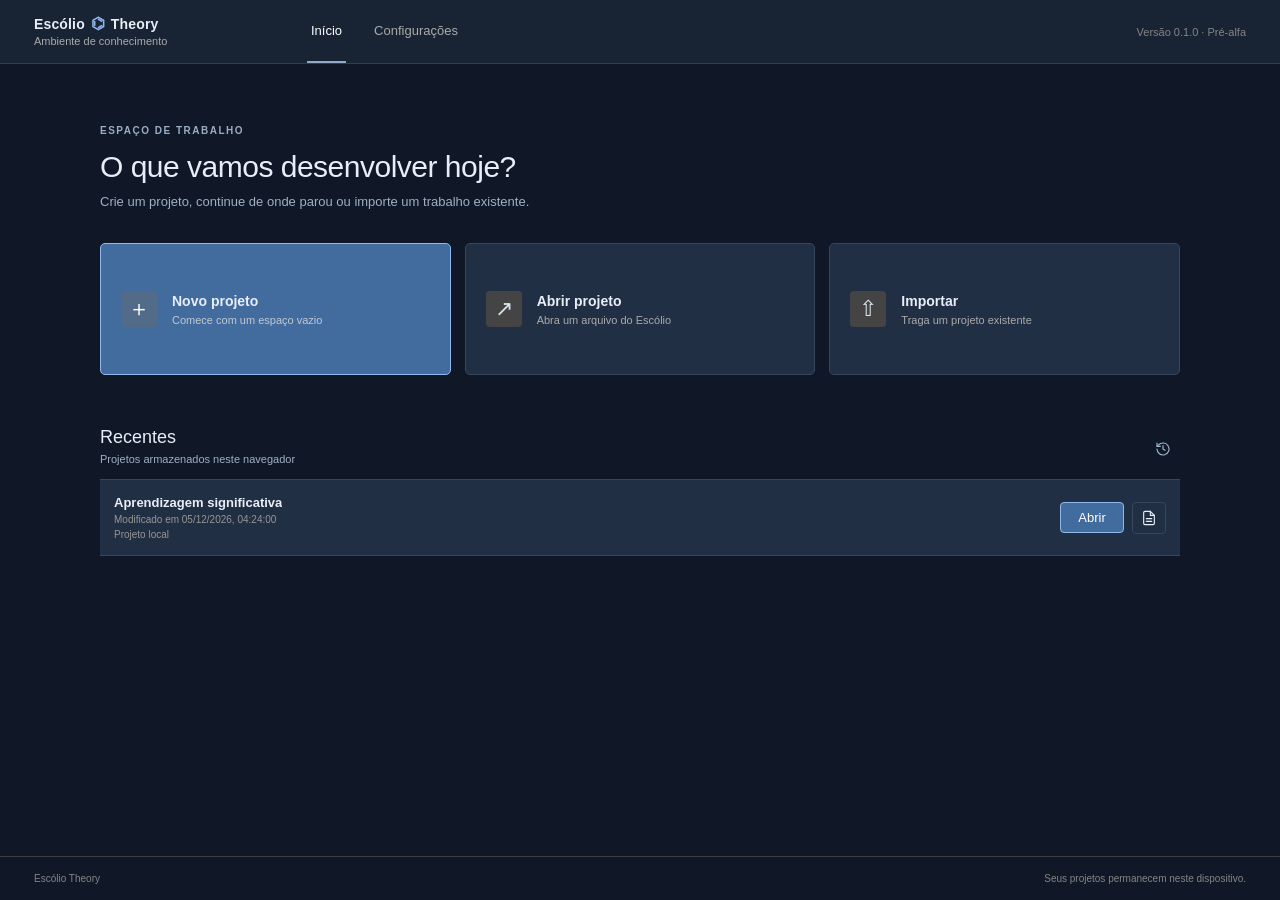
<file: index.html>
<!doctype html>
<html lang="pt-BR">
<head>
<meta charset="utf-8">
<meta name="viewport" content="width=device-width,initial-scale=1">
<meta name="theme-color" content="#10151d">
<meta name="description" content="Escólio Theory: ambiente para representar, organizar e estudar teorias por mapas conceituais e escólios.">
<title>Escólio Theory</title>
<link rel="stylesheet" href="css/app.css">
<link rel="stylesheet" href="css/planos-teoricos.css">
<link rel="stylesheet" href="css/escolios.css">
<link rel="stylesheet" href="css/imagens.css">
<link rel="stylesheet" href="css/interface-adobe.css">
<link rel="stylesheet" href="css/tela-inicial.css">
<link rel="stylesheet" href="css/ciencias.css">
<link rel="stylesheet" href="css/icones.css">
<link id="escolio-theme-stylesheet" rel="stylesheet" href="themes/dark/midnight.css">
<link rel="stylesheet" href="themes/base.css">
<link rel="stylesheet" href="css/temas-configuracao.css">
<link rel="stylesheet" href="css/responsivo.css">
</head>
<body>
<section id="home-screen" class="home-screen" aria-label="Tela inicial do Escólio Theory">
<header class="home-topbar"><div class="brand"><div><strong>Escólio <span class="brand-symbol" aria-label="símbolo">⌬</span> Theory</strong><small>Ambiente de conhecimento</small></div></div><nav class="home-nav" aria-label="Navegação inicial"><button class="active" data-home-view="start">Início</button><button data-home-view="settings">Configurações</button></nav><span class="home-version">Versão 0.1.0 · Pré-alfa</span></header>
<main class="home-main"><section class="home-welcome"><div><span class="eyebrow">ESPAÇO DE TRABALHO</span><h1>O que vamos desenvolver hoje?</h1><p>Crie um projeto, continue de onde parou ou importe um trabalho existente.</p></div></section>
<section id="home-start-view" class="home-view"><div class="home-actions">
<button class="home-action home-action-primary" id="home-new-project"><span class="home-action-icon">＋</span><strong>Novo projeto</strong><small>Comece com um espaço vazio</small></button>
<button class="home-action" id="home-open-project"><span class="home-action-icon">↗</span><strong>Abrir projeto</strong><small>Abra um arquivo do Escólio</small></button>
<button class="home-action" id="home-import-project"><span class="home-action-icon">⇧</span><strong>Importar</strong><small>Traga um projeto existente</small></button>
</div><div class="home-section-head"><div><h2>Recentes</h2><p>Projetos armazenados neste navegador</p></div><button id="home-refresh-recent" class="home-text-button">Atualizar lista</button></div><div id="home-recent-list" class="home-recent-list"></div><div id="home-empty-recent" class="home-empty" hidden><strong>Nenhum projeto recente</strong><p>Crie um projeto novo ou importe um arquivo para começar.</p></div></section>
<section id="home-settings-view" class="home-view home-settings-view" hidden>
<div class="settings-heading"><span class="eyebrow">PREFERÊNCIAS DO APLICATIVO</span><h2>Central de personalização</h2><p>Escolha um tema pronto ou construa sua própria identidade visual.</p></div>
<div class="theme-center">
<section class="theme-library-panel">
<div class="theme-panel-head"><h3>Biblioteca de temas</h3><span id="theme-count" class="theme-count">32 temas</span></div>
<div class="theme-toolbar"><input id="theme-search" type="search" placeholder="Pesquisar temas..." aria-label="Pesquisar temas"><button id="theme-new" type="button">＋ Criar tema</button><button id="theme-import" type="button">Importar</button><input id="theme-import-file" type="file" accept="application/json,.json" hidden></div>
<div class="theme-filters">
<button type="button" class="active" data-theme-filter="all">Todos</button><button type="button" data-theme-filter="dark">Dark</button><button type="button" data-theme-filter="light">Light</button><button type="button" data-theme-filter="colors">Coloridos</button><button type="button" data-theme-filter="special">Especiais</button><button type="button" data-theme-filter="favorites">Favoritos</button><button type="button" data-theme-filter="custom">Meus temas</button>
</div>
<div id="theme-library" class="theme-library"></div><div id="theme-empty" class="theme-empty" hidden>Nenhum tema encontrado.</div>
<label class="theme-scope"><input id="theme-project-scope" type="checkbox"> Aplicar o tema somente a este projeto</label>
</section>
<section class="theme-editor-panel">
<div class="theme-panel-head"><h3>Editor de temas</h3><button id="theme-export" type="button">Exportar tema</button></div>
<div class="field"><label for="theme-name">Nome do tema</label><input id="theme-name" type="text" value="Midnight"></div>
<div class="theme-mode-row"><label for="theme-mode">Aparência</label><select id="theme-mode"><option value="dark">Escuro</option><option value="light">Claro</option></select></div>
<div class="theme-live-preview"><div class="theme-preview-top"><span>Escólio ⌬ Theory</span><span>Pré-visualização</span></div><div class="theme-preview-body"><aside><i></i><i></i><i></i></aside><div><strong>Conhecimento conectado</strong><p>Uma amostra de texto para visualizar contraste e hierarquia.</p><button type="button">Ação principal</button></div></div></div>
<div class="theme-editor-fields" id="theme-editor-fields"></div>
<div class="theme-editor-actions"><button id="theme-save" class="primary" type="button">Salvar tema personalizado</button><button id="theme-duplicate" type="button">Duplicar</button><button id="theme-restore" type="button">Restaurar cores</button><button id="theme-delete" class="danger" type="button">Excluir</button></div>
</section>
</div>
</section></main>
<footer class="home-footer"><span>Escólio Theory</span><span>Seus projetos permanecem neste dispositivo.</span></footer></section>
<div class="app" id="editor-app" hidden>
<header class="topbar">
  <div class="brand"><div><strong>Escólio <span class="brand-symbol" aria-label="símbolo">⌬</span> Theory</strong><small>Ambiente de conhecimento</small></div></div>
  <div class="project-name"><button id="back-to-home" class="home-return" title="Voltar à tela inicial">⌂ Início</button><span>Projeto: <strong id="project-title">Carregando…</strong></span></div>
  <nav class="toolbar" aria-label="Ações do projeto">
    <button id="undo" title="Desfazer (Ctrl+Z)">↶</button><button id="redo" title="Refazer">↷</button>
    <button id="open-json">Abrir</button><button id="save-json" class="primary">Exportar projeto</button>
  </nav>
</header>
<main class="workspace">
<aside class="left">
  <div class="section-label">Navegação</div>
  <nav class="navigation" aria-label="Áreas do programa">
    <button class="nav-item active" data-area="mapa"><span>⌘</span> Visão geral</button>
    <button class="nav-item" data-area="mapas"><span>◇</span> Mapas conceituais</button>
    <button class="nav-item" data-area="planos"><span>▤</span> Planos teóricos</button>
    <button class="nav-item" data-area="diagramas"><span>▦</span> Diagramas</button>
    <button class="nav-item" data-area="escolios"><span>✎</span> Escólios</button>
    <button class="nav-item" data-area="documentos"><span>▧</span> Documentos</button>

  </nav>
  <div class="section-label section-heading"><span>Estrutura do projeto</span><button id="new-folder" title="Criar pasta">＋</button></div>
  <div id="project-tree" class="project-tree" aria-label="Conteúdo do projeto"></div>
  <div class="sidebar-actions">
    <button class="action" id="new-project">＋ Novo projeto</button>
    <button class="action" id="load-example">◈ Carregar exemplo</button>
    <button class="action" id="add-node">＋ Adicionar conceito</button>
    <button class="action" id="add-text">＋ Texto livre</button>
    <button class="action" id="export-md">⇩ Exportar Markdown</button>
    <button class="action" id="save-json-copy">⇩ Exportar projeto JSON</button>
  </div>
  <div class="stat"><div><b id="count-nodes">0</b><small>Elementos</small></div><div><b id="count-edges">0</b><small>Relações</small></div></div>
  <p class="footer-note">Versão 0.1.0 · Pré-alfa<br>Dados armazenados neste navegador. Exporte o JSON para manter uma cópia externa.</p>
</aside>
<section class="canvas-wrap" aria-label="Mapa conceitual">
  <div class="canvas-head"><b>Mapa conceitual</b><small>Organize ideias e relações</small></div>
  <div class="canvas-tools"><button id="add-node-top">＋ Elemento</button><button id="add-text-top">＋ Texto livre</button><button id="add-formula-block">∑ Fórmulas</button><button id="add-code-block">&lt;/&gt; Código</button><div id="diagram-tools" class="diagram-tools" hidden><span class="diagram-tools-label">Modelos</span><select id="diagram-template" aria-label="Modelo de diagrama"><option value="fluxograma">Fluxograma</option><option value="uml">UML · Classes</option><option value="arquitetura">Arquitetura</option><option value="rede">Rede</option><option value="circuito">Circuito lógico</option><option value="cientifico">Esquema científico</option></select><button id="diagram-add-template">Criar modelo</button></div><button id="clear-selection" title="Limpar seleção">Limpar seleção</button></div>
  <svg id="map" class="map" viewBox="0 0 1200 760" role="img" aria-label="Mapa conceitual do projeto"></svg>
  <div class="empty" id="empty" hidden><div><h2>Seu espaço de conhecimento</h2><p>Comece criando um conceito ou carregue o exemplo demonstrativo. Arraste de um ponto de conexão de um conceito até o ponto de outro conceito.</p><button class="primary" onclick="document.getElementById('add-node').click()">Criar primeiro conceito</button></div></div>
  <div class="status">Arraste entre pontos dos conceitos: criar conexão · Ctrl + Z: desfazer</div>
</section>
<div id="planos-workspace" hidden></div>
<div id="escolios-workspace" hidden></div>
<div id="ciencias-workspace" hidden></div>
<aside class="right">
  <div class="panel-tabs" role="tablist" aria-label="Painéis de trabalho">
    <button class="panel-tab active" data-panel="properties" role="tab" aria-selected="true">Propriedades</button>
    <button class="panel-tab" data-panel="tools" role="tab" aria-selected="false">Ferramentas</button>
    <button class="panel-tab" data-panel="colors" role="tab" aria-selected="false">Cores</button>
    <button class="panel-tab" data-panel="shapes" role="tab" aria-selected="false">Formas</button>
  </div>
  <section class="panel-content active" id="panel-properties">
    <div class="section-label">Propriedades</div><h2>Inspetor de elemento</h2>
    <div id="inspector"><p class="hint">Carregando inspetor…</p></div>
  </section>
  <section class="panel-content" id="panel-tools" hidden>
    <div class="section-label">Ferramentas</div><h2>Comandos</h2>
    <div class="tool-group"><h3>Criação</h3><button class="action" id="tool-add-node">＋ Novo conceito</button><button class="action" id="tool-add-folder">＋ Nova pasta</button></div>
    <div class="tool-group"><h3>Edição</h3><button class="action" id="tool-duplicate">Duplicar selecionado</button><button class="action" id="tool-delete">Excluir selecionado</button></div>
    <div class="tool-group"><h3>Histórico</h3><div class="tool-row"><button id="tool-undo">↶ Desfazer</button><button id="tool-redo">↷ Refazer</button></div></div>
    <div class="tool-group"><h3>Visualização</h3><div class="tool-row"><button id="zoom-in">＋ Aproximar</button><button id="zoom-out">− Afastar</button></div><button class="action" id="zoom-reset" title="Enquadrar todos os elementos">Ajustar visualização</button></div>
    <p class="hint">As ações contextuais dependem do elemento selecionado.</p>
  </section>
  <section class="panel-content" id="panel-shapes" hidden>
    <div class="section-label">Biblioteca de diagramas</div><h2>Formas</h2>
    <p class="hint">Selecione uma forma para ver sua função e adicioná-la ao diagrama.</p>
    <div id="diagram-shape-library" class="diagram-shape-library" aria-label="Biblioteca de formas"></div>
    <div id="diagram-shape-description" class="diagram-shape-description" aria-live="polite"></div>
    <button class="action primary diagram-shape-add" id="diagram-add-shape">＋ Adicionar forma</button>
  </section>
  <section class="panel-content" id="panel-colors" hidden>
    <div class="section-label">Personalização</div><h2>Painel de cores</h2>
    <p class="hint">Escolha uma cor e aplique individualmente ao elemento selecionado. O significado e a organização das cores ficam a critério do usuário.</p>
    <div class="field"><label for="element-color">Cor selecionada</label><input id="element-color" type="color" value="#2b4c7e"></div>
    <button class="action primary" id="apply-color">Aplicar ao selecionado</button>
    <div class="tool-group"><h3>Paleta do projeto</h3><div id="saved-palette" class="saved-palette"></div><button class="action" id="save-color">＋ Guardar cor na paleta</button></div>
    <div class="tool-group"><h3>Cores recentes</h3><div id="recent-colors" class="saved-palette"></div></div>
  </section>
</aside>
</main>
</div>
<input class="file-input" id="file-open" type="file" accept="application/json,.json">
<div class="toast" id="toast" role="status" aria-live="polite"></div>
<script src="js/config.js"></script>
<script src="js/nucleo/modelo.js"></script>
<script src="js/nucleo/historico.js"></script>
<script src="js/nucleo/migracao.js"></script>
<script src="js/nucleo/validacao.js"></script>
<script src="js/nucleo/estado.js"></script>
<script src="pacotes/index.js"></script>
<script src="pacotes/geral.js"></script>
<script src="pacotes/filosofia.js"></script>
<script src="exemplos/exemplo.js"></script>
<script src="js/planos-teoricos-offline.js"></script>
<script src="js/escolios-offline.js"></script>
<script src="js/ciencias-offline.js"></script>
<script src="js/imagens-offline.js"></script>
<script src="js/projetos-offline.js"></script>
<script src="themes/themes.js"></script>
<script src="themes/gerenciador.js"></script>
<script src="js/app.js"></script>
<script src="js/icones.js"></script>
</body>
</html>
</file>
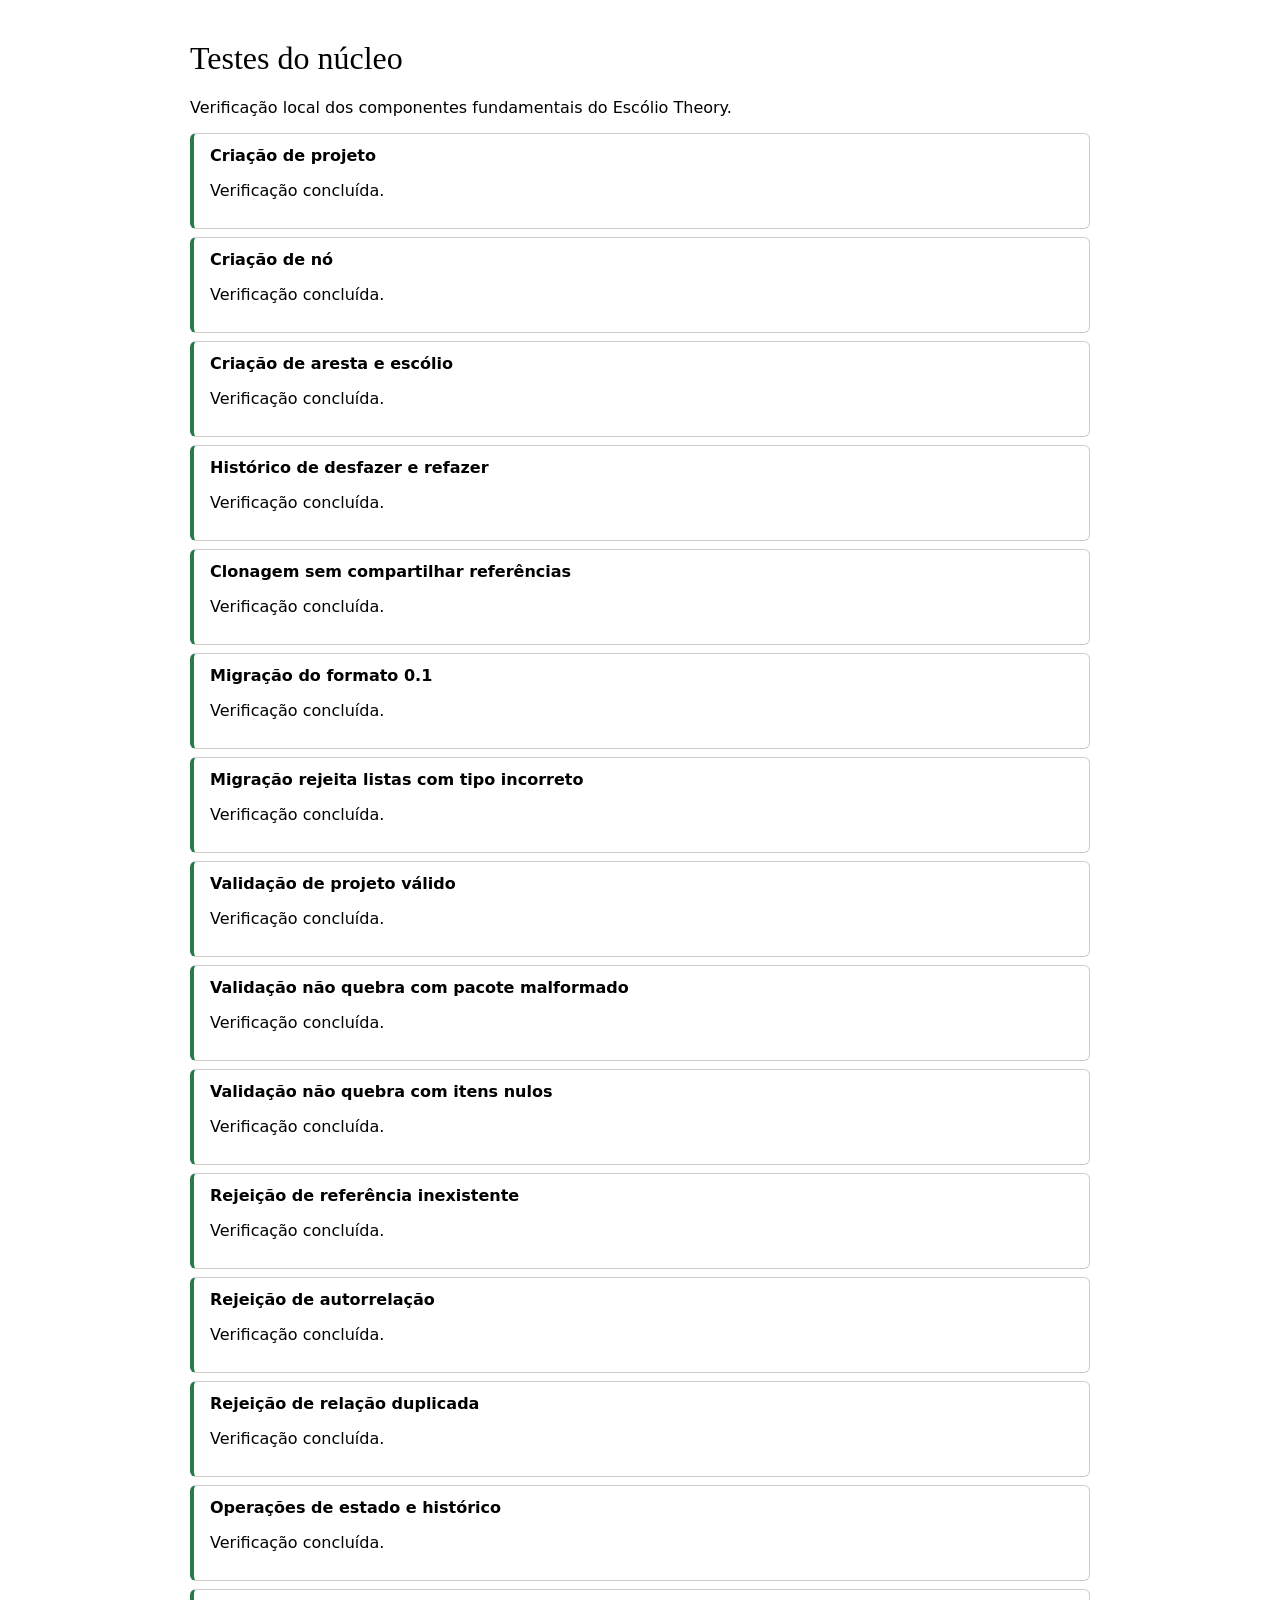
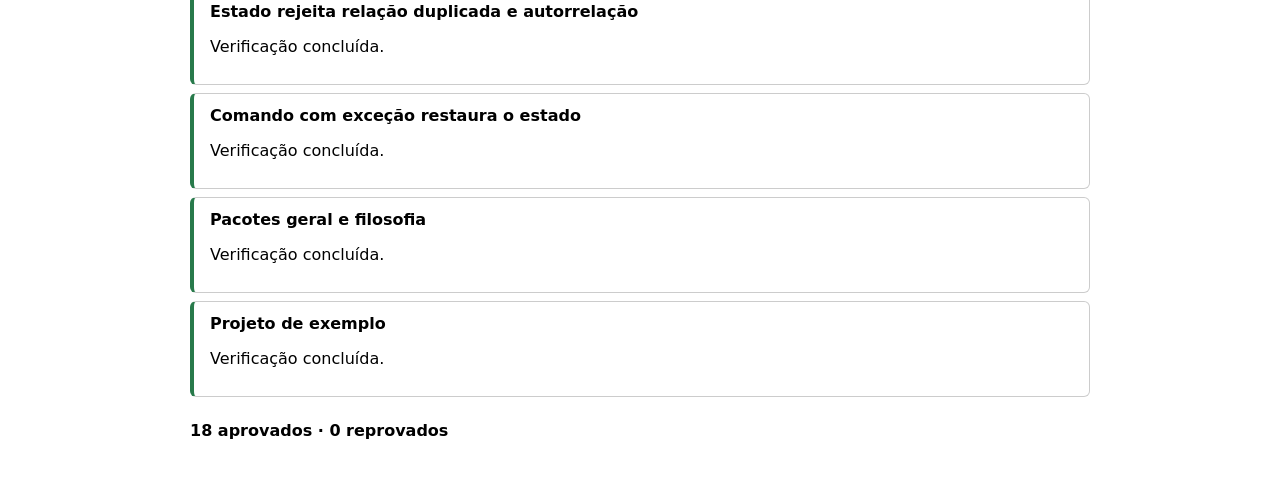
<file: testes.html>
<!DOCTYPE html>
<!--
  Escólio Theory
  Página independente de testes do núcleo.
  Desenvolvedor: Zoth
  Licença a definir.
-->
<html lang="pt-BR">
<head>
  <meta charset="UTF-8">
  <meta name="viewport" content="width=device-width, initial-scale=1">
  <meta http-equiv="Content-Security-Policy" content="default-src 'self'; script-src 'self'; style-src 'self'; object-src 'none'; base-uri 'self'">
  <title>Testes do núcleo — Escólio Theory</title>
  <link rel="stylesheet" href="css/testes.css">
  <script defer src="js/config.js"></script>
  <script defer src="js/nucleo/modelo.js"></script>
  <script defer src="js/nucleo/historico.js"></script>
  <script defer src="js/nucleo/migracao.js"></script>
  <script defer src="js/nucleo/validacao.js"></script>
  <script defer src="js/nucleo/estado.js"></script>
  <script defer src="pacotes/index.js"></script>
  <script defer src="pacotes/geral.js"></script>
  <script defer src="pacotes/filosofia.js"></script>
  <script defer src="exemplos/exemplo.js"></script>
  <script defer src="js/testes.js"></script>
</head>
<body>
  <main>
    <h1>Testes do núcleo</h1>
    <p>Verificação local dos componentes fundamentais do Escólio Theory.</p>
    <section id="esc-resultados" aria-live="polite" aria-label="Resultados dos testes">
      <p>Carregando testes...</p>
    </section>
    <p id="esc-resumo" role="status"></p>
  </main>
</body>
</html>
</file>
<file: css/app.css>
/* Escólio Theory · interface inicial · licença a definir */
:root{color-scheme:dark;--bg:#10151d;--panel:#171f2b;--panel2:#1d2836;--line:#2c394a;--text:#e8edf4;--muted:#9ba9ba;--accent:#6f91c5;--accent2:#2b4c7e;--danger:#bd6868;--shadow:0 18px 50px #0005;font-family:Inter,ui-sans-serif,system-ui,-apple-system,"Segoe UI",sans-serif}
*{box-sizing:border-box}body{margin:0;background:var(--bg);color:var(--text);height:100vh;overflow:hidden}button,input,textarea,select{font:inherit}button{cursor:pointer;border:1px solid var(--line);border-radius:8px;background:var(--panel2);color:var(--text);padding:9px 12px}button:hover{border-color:var(--accent);background:#26364a}button.primary{background:var(--accent2);border-color:#466a9c}button.danger{color:#e6a0a0}button:disabled{opacity:.4;cursor:not-allowed}
.app{height:100vh;display:grid;grid-template-rows:64px 1fr}.topbar{display:flex;align-items:center;gap:18px;padding:0 20px;border-bottom:1px solid var(--line);background:#131b26}.brand{display:flex;align-items:center;gap:11px;min-width:245px}.mark{width:31px;height:31px;border-radius:9px;background:linear-gradient(145deg,#7797c8,#2b4c7e);display:grid;place-items:center;font-weight:800;color:white}.brand-symbol{display:inline-block;color:var(--accent,#91a9c7);font-size:1.12em;font-weight:700;line-height:0;vertical-align:-.03em;margin:0 .12em}.brand strong{display:block;font-size:14px;letter-spacing:.2px}.brand small{color:var(--muted);font-size:11px}.project-name{flex:1;min-width:100px;color:var(--muted);font-size:13px}.toolbar{display:flex;gap:7px;align-items:center}.workspace{display:grid;grid-template-columns:250px minmax(0,1fr) 290px;min-height:0}.left,.right{background:var(--panel);padding:18px 16px;overflow:auto}.left{border-right:1px solid var(--line)}.right{border-left:1px solid var(--line)}.section-label{font-size:10px;text-transform:uppercase;letter-spacing:1.2px;color:var(--muted);font-weight:700;margin:5px 0 13px}.left p,.hint{font-size:12px;line-height:1.55;color:var(--muted)}.left .action{width:100%;text-align:left;margin:4px 0}.left .action span{color:var(--muted);float:right}.stat{border-top:1px solid var(--line);margin-top:20px;padding-top:15px;display:grid;grid-template-columns:1fr 1fr;gap:10px}.stat div{background:#111923;border:1px solid var(--line);border-radius:9px;padding:11px}.stat b{display:block;font-size:20px}.stat small{font-size:10px;color:var(--muted)}.canvas-wrap{position:relative;min-width:0;overflow:hidden;background-color:#111821;background-image:radial-gradient(#344255 1px,transparent 1px);background-size:22px 22px}.canvas-head{position:absolute;top:15px;left:18px;z-index:2;background:#151e2bdc;border:1px solid var(--line);padding:9px 12px;border-radius:9px;backdrop-filter:blur(8px)}.canvas-head b{font-size:12px;display:block}.canvas-head small{color:var(--muted);font-size:10px}.canvas-tools{position:absolute;right:16px;top:15px;z-index:2;display:flex;gap:6px}.canvas-tools button{padding:7px 10px;background:#151e2bde}.map{width:100%;height:100%;min-height:450px;touch-action:none;user-select:none}.edge{stroke:#6e829d;stroke-width:2;opacity:.8}.edge-label{fill:#aebbd0;font-size:12px;text-anchor:middle}.node{cursor:grab}.node:active{cursor:grabbing}.node:not(.text-node) rect{fill:#1c2a3b;stroke:#56739b;stroke-width:1.5;rx:12}.node:not(.text-node).selected rect{stroke:#a8c6f2;stroke-width:3;filter:drop-shadow(0 0 8px #6f91c588)}.node text{fill:#f0f4fa;font-size:14px;text-anchor:middle;pointer-events:none}.node .sub{fill:#aab8c9;font-size:10px}.empty{position:absolute;inset:0;display:grid;place-items:center;text-align:center;padding:30px;pointer-events:auto}.empty[hidden]{display:none!important}.empty div{max-width:360px;background:#151e2be8;border:1px solid var(--line);padding:25px;border-radius:14px}.empty h2{font-size:17px;margin:0 0 8px}.empty p{color:var(--muted);font-size:12px;line-height:1.6}.field{margin:13px 0}.field label{display:block;color:var(--muted);font-size:11px;margin-bottom:6px}.field input,.field textarea,.field select{width:100%;border:1px solid var(--line);border-radius:8px;background:#101720;color:var(--text);padding:9px;outline:none}.field textarea{min-height:100px;resize:vertical;line-height:1.5}.field input:focus,.field textarea:focus{border-color:var(--accent)}.right h2{font-size:14px;margin:0 0 18px}.inspector-actions{display:flex;gap:7px;flex-wrap:wrap}.inspector-actions button{font-size:11px}.status{position:absolute;bottom:12px;left:14px;font-size:10px;color:var(--muted);background:#151e2bdc;padding:6px 9px;border-radius:6px}.toast{position:fixed;bottom:20px;left:50%;transform:translateX(-50%);background:#26384d;border:1px solid #58759b;padding:10px 16px;border-radius:9px;box-shadow:var(--shadow);font-size:12px;z-index:10;display:none}.toast.show{display:block}.file-input{display:none}.footer-note{font-size:10px;color:var(--muted);line-height:1.5;margin-top:25px}
@media(max-width:1050px){.workspace{grid-template-columns:205px minmax(0,1fr) 250px}.brand{min-width:190px}.topbar{gap:10px;padding:0 12px}.toolbar button{padding:8px;font-size:11px}}
@media(max-width:760px){body{overflow:auto;height:auto}.app{height:auto;min-height:100vh;grid-template-rows:auto 1fr}.topbar{flex-wrap:wrap;padding:12px}.brand{min-width:0}.project-name{order:3;flex-basis:100%}.toolbar{margin-left:auto;flex-wrap:wrap}.workspace{grid-template-columns:1fr;grid-template-rows:auto minmax(520px,65vh) auto}.left{display:none}.right{border-top:1px solid var(--line)}.map{min-height:520px}}
/* Pontos de conexão do mapa */
.connection-port{fill:#dce5f0;stroke:#526d91;stroke-width:1.5;cursor:crosshair;opacity:.85;transition:opacity .12s,fill .12s}.node:hover .connection-port,.node.selected .connection-port{opacity:1}.connection-port:hover{fill:#7fa4d8;stroke:#dce5f0;opacity:1}.edge-preview{stroke:#8da9d0;stroke-width:2;stroke-dasharray:5 4;pointer-events:none}

/* Seleção e edição de rótulos das conexões */
.edge{cursor:pointer}.edge.selected-edge{stroke:#a8c6f2;stroke-width:3;opacity:1}.edge-label{cursor:pointer;paint-order:stroke;stroke:#111821;stroke-width:4px;stroke-linejoin:round}.edge-label.selected-edge-label{fill:#dce8fb}


/* Painéis de navegação, estrutura, ferramentas e cores */
.workspace{grid-template-columns:258px minmax(0,1fr) 300px}
.left{display:flex;flex-direction:column;gap:7px}
.navigation{display:grid;gap:3px}
.nav-item{width:100%;text-align:left;background:transparent;border-color:transparent;padding:8px 9px;font-size:12px;color:var(--muted)}
.nav-item span{display:inline-block;width:22px;color:var(--muted)}
.nav-item.active{background:#223147;border-color:#344b68;color:var(--text)}
.nav-item.active span{color:#c3d3e8}
.section-heading{display:flex;align-items:center;justify-content:space-between;margin-top:17px;margin-bottom:4px}
.section-heading button{padding:2px 7px;font-size:16px}
.project-tree{min-height:90px;max-height:34vh;overflow:auto;border-top:1px solid var(--line);border-bottom:1px solid var(--line);padding:7px 0}
.tree-row{display:flex;align-items:center;gap:6px;width:100%;padding:6px 7px;border:0;background:transparent;text-align:left;font-size:11px;color:var(--text);border-radius:5px}
.tree-row:hover,.tree-row.selected{background:#223147}
.tree-row .tree-toggle{width:15px;color:var(--muted);text-align:center}
.tree-row .tree-icon{color:#b49a70}
.tree-children{padding-left:13px}
.sidebar-actions{display:grid;gap:2px;margin-top:8px}
.sidebar-actions .action{margin:0;padding:7px 9px;font-size:11px}
.left .stat{margin-top:auto}
.right{padding:0;display:flex;flex-direction:column}
.panel-tabs{display:flex;gap:2px;padding:10px 10px 0;border-bottom:1px solid var(--line);position:sticky;top:0;background:var(--panel);z-index:3}
.panel-tab{flex:1;padding:8px 4px;border:0;border-bottom:2px solid transparent;border-radius:0;background:transparent;font-size:11px;color:var(--muted)}
.panel-tab.active{color:var(--text);border-bottom-color:var(--accent)}
.panel-content{padding:16px;overflow:auto;min-height:0}
.panel-content[hidden]{display:none!important}
.panel-content h2{margin-top:0}
.tool-group{border-top:1px solid var(--line);padding:12px 0}
.tool-group h3{font-size:11px;color:var(--muted);font-weight:600;margin:0 0 8px}
.tool-group .action{width:100%;text-align:left;margin:3px 0;font-size:11px}
.tool-row{display:flex;gap:6px}.tool-row button{flex:1;font-size:11px;padding:8px 5px}
.saved-palette{display:flex;flex-wrap:wrap;gap:7px;margin:9px 0}
.palette-swatch{width:27px;height:27px;padding:0;border:1px solid #ffffff55;border-radius:5px;min-width:27px}
.palette-swatch:hover{outline:2px solid var(--accent);outline-offset:2px}
#element-color{width:100%;height:39px;padding:3px;border:1px solid var(--line);border-radius:7px;background:var(--panel2)}
.inspector-section{border-top:1px solid var(--line);margin-top:12px}
.inspector-section summary{cursor:pointer;padding:11px 0;font-size:11px;font-weight:650;color:var(--text);list-style:none}
.inspector-section summary:after{content:"＋";float:right;color:var(--muted)}
.inspector-section[open] summary:after{content:"−"}
.inspector-section .section-body{padding-bottom:7px}
.node:not(.text-node) rect{fill:#1c2a3b;stroke-width:2}
.edge{stroke-width:2}
@media(max-width:1050px){.workspace{grid-template-columns:220px minmax(0,1fr) 270px}}
@media(max-width:760px){.workspace{grid-template-columns:1fr;grid-template-rows:auto minmax(520px,65vh) auto}.left{display:flex;max-height:none;border-right:0;border-bottom:1px solid var(--line)}.project-tree{max-height:180px}.right{border-left:0}.panel-content{max-height:none}}

/* Relações formais são destacadas sem alterar a identidade visual do mapa. */
.edge.formal-proposition{stroke-width:2.6;opacity:1}.edge-label.proposition-label{font-weight:650;fill:#d3deed}


/* Elemento Texto Livre */
.text-node-foreign{overflow:visible}
.text-node-content{width:100%;height:100%;padding:4px 7px;color:var(--text);font-size:14px;line-height:1.5;overflow:hidden;overflow-wrap:anywhere;user-select:text;background:transparent;border:0;outline:0}
.text-node-content h1,.text-node-content h2,.text-node-content h3{line-height:1.2;margin:0 0 .45em;font-weight:700}
.text-node-content h1{font-size:1.55em}.text-node-content h2{font-size:1.3em}.text-node-content h3{font-size:1.12em}
.text-node-content p{margin:0 0 .55em}.text-node-content p:last-child{margin-bottom:0}
.text-node-content ul,.text-node-content ol{margin:.25em 0 .6em;padding-left:1.5em}
.text-node-content blockquote{margin:.4em 0;padding-left:.8em;border-left:2px solid var(--accent);color:var(--muted)}
.text-node-content code{font-family:ui-monospace,monospace;background:#64748b33;border-radius:3px;padding:1px 3px}
.text-node-content pre{white-space:pre-wrap;background:#0c121a;padding:7px;border-radius:5px}
.text-node-content a{color:#9bb9e5;text-decoration:underline}
.text-node-content textarea{width:100%;height:100%;min-height:55px;resize:none;background:transparent;color:var(--text);border:0;border-radius:0;padding:7px;font:inherit;line-height:1.5;outline:none;user-select:text}
.text-node-frame{fill:transparent;stroke:transparent;stroke-width:1.2;pointer-events:all}
.node.selected .text-node-frame{stroke:#a8c6f2;stroke-dasharray:4 3}
.text-resize-handle{fill:#dce5f0;stroke:#526d91;stroke-width:1.5;cursor:nwse-resize}
.text-node .connection-port{opacity:.08}
.text-node.selected .connection-port,.text-node:hover .connection-port{opacity:1}

/* Estilos configuráveis das conexões */
.edge{fill:none;stroke-linecap:round;stroke-linejoin:round;pointer-events:stroke}
.edge.selected-edge{pointer-events:stroke}
#inspector input[type="range"]{width:100%;padding:0}
#inspector input[type="color"]{width:100%;height:34px;padding:2px}

/* Ferramentas da área Diagramas */
.diagram-tools{display:flex;gap:5px;align-items:center;padding:5px;background:#151e2be8;border:1px solid var(--line);border-radius:8px}
.diagram-tools[hidden]{display:none!important}
.diagram-tools select{max-width:145px;background:#101720;color:var(--text);border:1px solid var(--line);border-radius:6px;padding:7px;font-size:11px}
.diagram-tools button{font-size:11px;padding:7px 9px;white-space:nowrap}
.diagram-shape{stroke-width:1.7;vector-effect:non-scaling-stroke}
.diagram-title{fill:var(--text);font-size:13px;text-anchor:middle;dominant-baseline:middle;pointer-events:none}
@media(max-width:1150px){.diagram-tools{flex-wrap:wrap;max-width:55vw}.diagram-tools select{max-width:115px}}

/* Biblioteca lateral de formas do editor de diagramas */
.diagram-tools-label{font-size:10px;color:var(--muted);padding:0 3px;white-space:nowrap}
.diagram-shape-library{display:grid;grid-template-columns:repeat(2,minmax(0,1fr));gap:7px;margin:12px 0}
.diagram-shape-card{min-width:0;display:flex;flex-direction:column;align-items:center;justify-content:center;gap:4px;padding:7px 5px;background:#121a24;border:1px solid var(--line);border-radius:7px;color:var(--text)}
.diagram-shape-card:hover{background:#202d3d;border-color:#7189a8}
.diagram-shape-card.selected{border-color:var(--accent);background:#223147;box-shadow:inset 0 0 0 1px #6f91c555}
.diagram-shape-card svg{display:block;width:100%;height:52px;max-width:100px}
.diagram-shape-card span{font-size:10px;text-align:center;line-height:1.25}
.diagram-shape-description{border-top:1px solid var(--line);padding:11px 2px 5px;min-height:82px}
.diagram-shape-description strong{font-size:12px}
.diagram-shape-description p{font-size:11px;line-height:1.5;color:var(--muted);margin:5px 0}
.diagram-shape-add{width:100%;margin-top:7px}


/* Quadros nativos de fórmulas e código */
.formula-plain-foreign,.code-node-foreign{overflow:visible}
.formula-plain{width:100%;height:100%;background:#151e2b;border:1px solid #536b8b;border-radius:10px;overflow:hidden;padding:14px;box-sizing:border-box}
.formula-plain textarea{width:100%;height:100%;resize:none;border:0;outline:0;background:transparent;color:#e8edf4;font:16px/1.7 ui-monospace,SFMono-Regular,Consolas,monospace;white-space:pre-wrap;overflow:auto}
.node.selected .formula-plain{outline:2px solid #8fb4e8}
.code-node{width:100%;height:100%;display:flex;flex-direction:column;overflow:hidden;background:#090d12;border:1px solid #293646;border-radius:10px;color:#d7e0ec;box-sizing:border-box;box-shadow:0 8px 24px #0005}
.code-node-head{height:30px;flex:0 0 30px;display:flex;align-items:center;padding:0 12px;background:#111821;border-bottom:1px solid #263342}
.code-node-language{font:10px/1 ui-monospace,SFMono-Regular,Consolas,monospace;color:#8da4c0;text-transform:lowercase}
.code-editor{display:flex;flex:1;min-height:0;overflow:hidden;background:#090d12}
.code-gutter{flex:0 0 42px;margin:0;padding:12px 9px 12px 0;overflow:hidden;text-align:right;background:#0d131b;color:#53647b;border-right:1px solid #202b38;font:12px/1.65 ui-monospace,SFMono-Regular,Consolas,monospace;user-select:none}
.code-surface{position:relative;flex:1;min-width:0;overflow:hidden}
.code-highlight,.code-input{position:absolute;inset:0;width:100%;height:100%;margin:0;padding:12px 14px;border:0;white-space:pre;tab-size:4;font:12px/1.65 ui-monospace,SFMono-Regular,Consolas,monospace;letter-spacing:normal;overflow:auto;box-sizing:border-box}
.code-highlight{pointer-events:none;color:#d7e0ec;background:transparent}
.code-highlight code{font:inherit}
.code-input{resize:none;outline:0;background:transparent;color:transparent;-webkit-text-fill-color:transparent;caret-color:#f0f4fa;overflow:auto}
.code-input::selection{background:#526d9180}
.tok-keyword{color:#c792ea}.tok-string{color:#c3e88d}.tok-comment{color:#718096;font-style:italic}.tok-number{color:#f78c6c}.tok-function{color:#82aaff}.tok-variable{color:#f0c674}.tok-operator{color:#89ddff}
.node.selected .code-node{outline:2px solid #8fb4e8}

/* Navegação do espaço de trabalho infinito */
.canvas-wrap{background-image:none;}
.map{cursor:default;}
.map.panning{cursor:grabbing;}
.world-grid{pointer-events:none;}
</file>
<file: css/planos-teoricos.css>
#planos-workspace{position:absolute;inset:0;z-index:5;background:var(--bg)}#planos-workspace[hidden]{display:none!important}.workspace{position:relative}.workspace.pt-active>.left,.workspace.pt-active>.canvas-wrap,.workspace.pt-active>.right{visibility:hidden;pointer-events:none}.pt-shell{height:100%;display:grid;grid-template-columns:var(--pt-left,245px) 5px minmax(360px,1fr) 5px var(--pt-right,285px);background:var(--bg);min-height:0}.pt-left,.pt-right{background:var(--panel);overflow:auto;padding:17px 14px;min-width:0}.pt-left{width:var(--pt-left,245px);border-right:1px solid var(--line)}.pt-right{width:var(--pt-right,285px);border-left:1px solid var(--line)}.pt-resizer{cursor:col-resize;background:transparent;touch-action:none}.pt-resizer:hover{background:var(--line)}.pt-brand{display:flex;justify-content:space-between;align-items:center;font-size:10px;font-weight:800;letter-spacing:1.2px;margin-bottom:14px}.pt-brand button{padding:4px 9px}.pt-input,.pt-meta input,.pt-doc-title,.pt-doc-head textarea,.pt-field input,.pt-field select{width:100%;background:#101720;color:var(--text);border:1px solid var(--line);border-radius:7px;padding:9px;font:inherit}.pt-library-tools{display:flex;gap:6px;margin:10px 0}.pt-library-tools button,.pt-left-foot button{font-size:11px;padding:7px}.pt-library{display:grid;gap:4px;margin-top:10px}.pt-plan-item{display:grid;text-align:left;gap:4px;padding:10px;border-color:transparent;background:transparent}.pt-plan-item.active{background:#223147;border-color:#344b68}.pt-plan-item strong{font-size:12px}.pt-plan-item small,.pt-plan-item span{font-size:10px;color:var(--muted)}.pt-folder{display:flex;justify-content:space-between;color:var(--muted);font-size:11px;padding:7px}.pt-left-foot{display:grid;gap:6px;margin-top:16px}.pt-main{min-width:0;overflow:auto}.pt-top{display:flex;justify-content:space-between;align-items:center;gap:12px;padding:18px 26px;border-bottom:1px solid var(--line);background:#131b26}.pt-top small{font-size:10px;color:var(--muted)}.pt-top h1{font-size:17px;margin:4px 0 0}.pt-top-actions{display:flex;align-items:center;gap:6px}.pt-top-actions span{font-size:10px;color:var(--muted);margin-right:8px}.pt-top-actions button{font-size:11px;padding:7px}.pt-editor{max-width:920px;margin:0 auto;padding:28px 36px 70px}.pt-welcome{margin:15vh auto;text-align:center;max-width:440px}.pt-welcome h2{font-size:22px}.pt-welcome p,.pt-muted{font-size:12px;line-height:1.6;color:var(--muted)}.pt-primary{background:var(--accent2);border-color:#466a9c}.pt-doc-head{padding-bottom:22px;border-bottom:1px solid var(--line)}.pt-doc-title{font-size:25px;font-weight:700;border:0;background:transparent;padding:5px 0}.pt-doc-head textarea{margin-top:10px;min-height:58px;resize:vertical;font-size:12px}.pt-meta{display:grid;grid-template-columns:1fr 1fr;gap:7px;margin-top:10px}.pt-meta input{font-size:11px}.pt-block-toolbar{display:flex;align-items:center;gap:10px;margin:18px 0;color:var(--muted);font-size:10px}.pt-block-toolbar button,.pt-add-bottom button{font-size:11px;padding:7px 10px}.pt-block{border:1px solid transparent;border-radius:8px;padding:9px 10px;margin:10px 0;transition:border-color .12s}.pt-block:hover,.pt-block.selected{border-color:var(--line);background:#151e29}.pt-block-head{display:flex;align-items:center;gap:8px;color:var(--muted);font-size:10px;margin-bottom:6px}.pt-block-grip{padding:2px 6px;border:0;background:transparent}.pt-block-actions{margin-left:auto;display:flex;gap:3px}.pt-block-actions button,.pt-block-foot button{font-size:10px;padding:3px 7px;background:transparent;border-color:transparent;color:var(--muted)}.pt-block textarea,.pt-block input[data-content]{display:block;width:100%;resize:vertical;min-height:78px;background:transparent;color:var(--text);border:0;outline:0;padding:6px 3px;font:13px/1.65 inherit}.pt-block input[data-content]{font-size:19px;font-weight:650;min-height:36px}.pt-block-foot{display:flex;gap:4px;opacity:.65}.pt-block:hover .pt-block-foot{opacity:1}.pt-ref-chip{font-size:10px;color:var(--accent)}.pt-add-bottom{text-align:center;margin:25px}.pt-tabs{display:flex;border-bottom:1px solid var(--line)}.pt-tabs button{flex:1;border:0;border-radius:0;background:transparent;color:var(--muted);font-size:10px;padding:12px 4px}.pt-tabs button.active{color:var(--text);border-bottom:2px solid var(--accent)}.pt-inspector{padding:15px;overflow:auto}.pt-inspector h3{font-size:13px;margin:3px 0 14px}.pt-inspector h4{font-size:11px;margin:18px 0 7px}.pt-field{display:grid;gap:5px;margin:12px 0}.pt-field label{font-size:10px;color:var(--muted)}.pt-field input,.pt-field select{font-size:11px}.pt-inspector button{font-size:10px;padding:7px;margin:3px}.pt-ref-item{border-bottom:1px solid var(--line);padding:10px 0;display:grid;gap:4px}.pt-ref-item strong{font-size:11px}.pt-ref-item small{font-size:10px;color:var(--muted)}.pt-metrics{display:grid;grid-template-columns:1fr 1fr;gap:7px}.pt-metrics div{padding:10px;background:#111923;border:1px solid var(--line);border-radius:7px}.pt-metrics strong,.pt-metrics small{display:block}.pt-metrics strong{font-size:18px}.pt-metrics small{font-size:10px;color:var(--muted)}.pt-issues{padding-left:17px;color:var(--muted);font-size:11px;line-height:1.6}.pt-insert-menu{position:fixed;inset:0;z-index:100;background:#0009;display:grid;place-items:center;padding:20px}.pt-insert-card,.pt-reference-form,.pt-history-box{background:var(--panel);border:1px solid var(--line);border-radius:12px;padding:20px;width:min(520px,95vw);max-height:85vh;overflow:auto;box-shadow:var(--shadow)}.pt-insert-card>div{display:grid;grid-template-columns:1fr 1fr;gap:6px;margin:14px 0}.pt-insert-card button,.pt-reference-form button{font-size:11px}.pt-reference-form label{display:grid;gap:5px;font-size:10px;color:var(--muted);margin:9px 0}.pt-reference-form input{padding:8px;background:#101720;color:var(--text);border:1px solid var(--line);border-radius:6px}.pt-history-box article{display:grid;grid-template-columns:1fr auto auto;align-items:center;gap:8px;padding:9px 0;border-bottom:1px solid var(--line)}.pt-history-box small{color:var(--muted);font-size:10px}.pt-history-box button{font-size:10px;padding:6px}.pt-history-box p{font-size:11px;color:var(--muted)}@media(max-width:900px){.pt-shell{grid-template-columns:190px 5px minmax(300px,1fr)}.pt-right,.pt-resizer[data-resize=right]{display:none}.pt-editor{padding:20px}.pt-top{padding:14px}}@media(max-width:650px){.pt-shell{grid-template-columns:1fr}.pt-left,.pt-resizer{display:none}.pt-top{flex-wrap:wrap}.pt-top-actions{flex-wrap:wrap}.pt-editor{padding:14px}.pt-meta{grid-template-columns:1fr}}
</file>
<file: css/escolios.css>
#escolios-workspace{position:absolute;inset:0;z-index:6;background:var(--bg)}#escolios-workspace[hidden]{display:none!important}.workspace{position:relative}.workspace.es-active>.left,.workspace.es-active>.canvas-wrap,.workspace.es-active>.right{visibility:hidden;pointer-events:none}.es-shell{height:100%;min-height:0;display:grid;grid-template-columns:var(--es-left,245px) 5px minmax(340px,1fr) var(--es-right,290px);background:var(--bg)}.es-left,.es-right{min-width:0;overflow:auto;background:var(--panel);padding:16px 13px}.es-left{border-right:1px solid var(--line)}.es-right{border-left:1px solid var(--line)}.es-resizer{cursor:col-resize}.es-brand,.es-top,.es-section-head{display:flex;align-items:center;justify-content:space-between;gap:10px}.es-brand{font-size:10px;letter-spacing:1px;margin-bottom:12px}.es-input,.es-filter-row select,.es-summary,.es-inspector input,.es-inspector select{width:100%;background:#101720;color:var(--text);border:1px solid var(--line);border-radius:7px;padding:9px}.es-filter-row{display:grid;grid-template-columns:1fr 1fr;gap:5px;margin:8px 0}.es-filter-row select{font-size:10px}.es-library-tools,.es-actions,.es-toolbar{display:flex;gap:5px;flex-wrap:wrap}.es-library-tools{margin:8px 0}.es-library-tools button,.es-left-foot button,.es-actions button,.es-toolbar button,.es-tabs button{font-size:10px;padding:7px}.es-folders,.es-library{display:grid;gap:4px;margin:8px 0}.es-folder,.es-entry{width:100%;text-align:left;background:transparent;border-color:transparent;padding:8px;font-size:11px}.es-folder.active,.es-entry.active{background:#223147;border-color:#344b68}.es-entry{display:grid;gap:4px}.es-entry small,.es-entry span{font-size:10px;color:var(--muted)}.es-left-foot{display:grid;gap:5px;margin-top:14px}.es-main{min-width:0;overflow:auto}.es-top{padding:15px 20px;border-bottom:1px solid var(--line);background:#131b26}.es-top small,.es-meta-line{font-size:10px;color:var(--muted)}.es-top h1{font-size:17px;margin:4px 0 0}.es-actions{align-items:center}.es-actions span{font-size:10px;color:var(--muted)}.es-tabs{display:flex;gap:4px;padding:8px 20px;border-bottom:1px solid var(--line)}.es-tabs button{background:transparent;border-color:transparent;color:var(--muted)}.es-tabs button.active{color:var(--text);border-bottom:2px solid var(--accent)}.es-content{max-width:950px;margin:auto;padding:24px 30px 60px}.es-document{max-width:830px;margin:auto}.es-title{width:100%;background:transparent;border:0;color:var(--text);font-size:25px;font-weight:700;padding:5px 0;outline:0}.es-meta-line{margin:7px 0}.es-summary{min-height:54px;resize:vertical;margin:9px 0;font-size:12px}.es-toolbar{margin:10px 0}.es-editor{width:100%;min-height:430px;resize:vertical;background:#121a24;color:var(--text);border:1px solid var(--line);border-radius:8px;padding:16px;font:13px/1.75 ui-monospace,monospace}.es-editor:focus{outline:1px solid var(--accent)}.es-preview{min-height:430px;padding:18px;border:1px solid var(--line);border-radius:8px;line-height:1.7}.es-preview[hidden],.es-editor[hidden]{display:none!important}.es-preview blockquote{border-left:3px solid var(--accent);padding-left:12px;color:var(--muted)}.es-editor-foot{display:flex;justify-content:space-between;color:var(--muted);font-size:10px;padding:8px}.es-welcome{text-align:center;margin:15vh auto;max-width:440px}.es-welcome p,.es-muted,.es-section-head p{font-size:12px;color:var(--muted);line-height:1.6}.es-primary{background:var(--accent2);border-color:#466a9c}.es-inspector{padding:15px}.es-inspector h3{font-size:13px}.es-inspector label,.es-style{display:grid;gap:5px;margin:12px 0;font-size:10px;color:var(--muted)}.es-inspector input,.es-inspector select{font-size:11px}.es-danger{color:#e6a0a0}.es-section-head h2,.es-content h2{font-size:18px;margin:0 0 5px}.es-link{display:flex;justify-content:space-between;align-items:center;gap:10px;padding:12px;margin:8px 0;border:1px solid var(--line);border-radius:8px;background:#151e29}.es-link>div{display:grid;gap:4px}.es-link b{font-size:12px}.es-link small{font-size:10px;color:var(--muted)}.es-link p{font-size:11px}.es-link button{font-size:10px;padding:6px}.es-graph{margin-top:24px;padding:14px;border:1px solid var(--line);border-radius:8px}.es-graph h3{font-size:12px}.es-graph-center,.es-graph-link{padding:9px;margin:7px auto;text-align:center;border:1px solid #526d91;border-radius:7px;max-width:420px;font-size:11px}.es-graph-center{background:#1c2a3b;font-weight:700}.es-metrics{display:grid;grid-template-columns:repeat(4,1fr);gap:8px;margin:16px 0}.es-metrics div{background:#111923;border:1px solid var(--line);border-radius:7px;padding:11px}.es-metrics b,.es-metrics small{display:block}.es-metrics small{font-size:10px;color:var(--muted)}.es-modal{position:fixed;inset:0;z-index:100;background:#0009;display:grid;place-items:center;padding:20px}.es-modal-card{width:min(560px,95vw);max-height:85vh;overflow:auto;padding:20px;background:var(--panel);border:1px solid var(--line);border-radius:12px}.es-modal-card label{display:grid;gap:5px;margin:9px 0;font-size:10px;color:var(--muted)}.es-modal-card input{padding:8px;background:#101720;color:var(--text);border:1px solid var(--line);border-radius:6px}.es-modal-card article{display:flex;justify-content:space-between;padding:10px 0;border-bottom:1px solid var(--line)}@media(max-width:900px){.es-shell{grid-template-columns:190px 5px minmax(300px,1fr)}.es-right{display:none}.es-content{padding:18px}}@media(max-width:650px){.es-shell{grid-template-columns:1fr}.es-left,.es-resizer{display:none}.es-top{flex-wrap:wrap}.es-content{padding:14px}.es-metrics{grid-template-columns:1fr 1fr}}
</file>
<file: css/imagens.css>
/* Biblioteca global de imagens */
#global-images-button{white-space:nowrap}
.image-library-overlay{position:fixed;inset:0;z-index:1000;background:#080d14c9;display:grid;place-items:center;padding:20px}
.image-library-modal{width:min(900px,96vw);max-height:88vh;overflow:auto;background:var(--panel,#182230);border:1px solid var(--line,#344255);border-radius:12px;padding:20px;box-shadow:0 18px 60px #0008;color:var(--text,#edf2f8)}
.image-library-modal>header{display:flex;align-items:center;justify-content:space-between;border-bottom:1px solid var(--line);padding-bottom:12px}
.image-library-modal header small{font-size:10px;color:var(--muted);letter-spacing:.08em}
.image-library-modal h2{font-size:18px;margin:4px 0}
.image-library-modal header button{font-size:24px;padding:2px 10px}
.image-library-import{display:flex;align-items:center;margin:16px 0}
.image-library-import input{max-width:260px;margin-left:10px}
.image-library-list{display:grid;grid-template-columns:repeat(auto-fill,minmax(190px,1fr));gap:12px}
.image-library-card{min-width:0;padding:10px;border:1px solid var(--line);border-radius:8px;background:var(--panel2,#111a25);display:grid;gap:8px}
.image-library-card img{width:100%;height:125px;object-fit:contain;background:#0b1119;border-radius:5px}
.image-library-card strong,.image-library-card small{display:block;overflow-wrap:anywhere}
.image-library-card small{color:var(--muted);font-size:10px;margin-top:3px}
.image-library-card>div:last-child{display:flex;gap:6px}
.image-library-card button{font-size:10px;padding:7px 8px}
.image-node-foreign{overflow:visible;pointer-events:none}
.image-node-content{width:100%;height:100%;display:flex;gap:5px;align-items:center;justify-content:center;overflow:hidden;pointer-events:none}
.image-node-content[data-position="baixo"],.image-node-content[data-position="cima"]{flex-direction:column}
.image-node-content[data-position="cima"]{flex-direction:column-reverse}
.image-node-content[data-position="direita"]{flex-direction:row}
.image-node-content[data-position="esquerda"]{flex-direction:row-reverse}
.image-node-content img{display:block;max-width:100%;max-height:100%;object-fit:contain;flex:1;min-width:0;min-height:0}
.image-node-content figcaption{font-size:12px;line-height:1.3;text-align:center;overflow-wrap:anywhere;max-width:100%;color:var(--text)}
.image-node-frame{fill:transparent;stroke:transparent;pointer-events:all}
.node.selected .image-node-frame{stroke:#a8c6f2;stroke-dasharray:4 3}
.image-node .connection-port{opacity:.08}
.image-node.selected .connection-port,.image-node:hover .connection-port{opacity:1}

.pt-image-import{display:inline-flex;align-items:center;gap:8px;padding:7px 10px;border:1px solid var(--line);border-radius:6px;font-size:11px;cursor:pointer}
.pt-image-import input{max-width:190px;font-size:10px}
.pt-image-preview{display:block;max-width:min(100%,520px);max-height:280px;object-fit:contain;margin:10px 0;border:1px solid var(--line);border-radius:5px;background:#0b1119}
.pt-block [data-image-caption]{display:block;width:min(100%,520px);margin-top:8px;padding:8px;background:var(--panel2);color:var(--text);border:1px solid var(--line);border-radius:6px}

.es-inline-image{display:block;max-width:100%;max-height:520px;object-fit:contain;margin:14px auto;border-radius:4px}
.es-preview .es-inline-image{max-width:100%}
.pt-image-caption{font-size:12px;color:var(--muted);margin:5px 0}

.node:not(.text-node) rect.image-node-frame{fill:transparent;stroke:transparent;rx:0}
.node:not(.text-node).image-node.selected rect.image-node-frame{fill:transparent;stroke:#a8c6f2;stroke-dasharray:4 3}
.image-node-content{margin:0}
.image-node-content img{width:100%;height:100%;flex:1 1 auto;min-height:0}


/* Importação direta por arrastar e soltar no mapa. */
.canvas-wrap.image-drop-active::after{
  content:"Solte as imagens para adicioná-las ao mapa";
  position:absolute;
  z-index:30;
  inset:14px;
  display:grid;
  place-items:center;
  padding:24px;
  border:2px dashed var(--accent,#82aaff);
  border-radius:12px;
  background:color-mix(in srgb,var(--panel,#182230) 84%,transparent);
  color:var(--text,#edf2f8);
  font-size:clamp(14px,2vw,20px);
  font-weight:650;
  text-align:center;
  pointer-events:none;
  box-shadow:inset 0 0 0 1px #ffffff12;
}
.canvas-wrap.image-drop-active{outline:2px solid var(--accent,#82aaff);outline-offset:-5px}
</file>
<file: css/interface-adobe.css>
/* Escólio Theory · linguagem visual Adobe híbrida
   Camada de apresentação: não altera a lógica dos módulos. */
:root{
  color-scheme:dark;
  --bg:#242424;
  --panel:#2d2d2d;
  --panel2:#383838;
  --line:#454545;
  --text:#e6e6e6;
  --muted:#a5a5a5;
  --accent:#8aa9cf;
  --accent2:#405a78;
  --danger:#d08080;
  --shadow:0 12px 32px #0005;
  --surface-raised:#333;
  --surface-soft:#292929;
  --focus:#9bb9df;
  font-family:Inter,"Segoe UI",Roboto,Arial,sans-serif;
}
html,body{background:var(--bg);color:var(--text)}
body{font-size:13px}
button,input,textarea,select{font-family:inherit}
button{
  border:1px solid #505050;border-radius:4px;background:#3a3a3a;color:#e4e4e4;
  padding:7px 10px;transition:background .12s,border-color .12s,color .12s;
}
button:hover{background:#484848;border-color:#777}
button:focus-visible,input:focus-visible,select:focus-visible,textarea:focus-visible{
  outline:1px solid var(--focus);outline-offset:1px
}
button.primary{background:#4a6688;border-color:#617fa3;color:#fff}
button.primary:hover{background:#58779d}
button.danger{color:#e2a0a0}
.app{grid-template-rows:56px minmax(0,1fr)}
.topbar{
  gap:16px;padding:0 16px;background:#303030;border-bottom:1px solid #171717;
  box-shadow:0 1px 0 #ffffff08;z-index:20
}
.brand{min-width:220px;gap:9px}
.mark{
  width:28px;height:28px;border-radius:4px;background:#536d8b;
  color:#fff;font-size:15px;box-shadow:none
}
.brand strong{font-size:13px;letter-spacing:.15px;font-weight:650}
.brand small{font-size:10px;color:#aaa}
.project-name{font-size:12px;color:#aaa}
.project-name strong{color:#e6e6e6;font-weight:600}
.toolbar{gap:5px}
.toolbar button{min-width:32px;padding:6px 10px;font-size:11px}
.workspace{
  grid-template-columns:238px minmax(0,1fr) 286px;
  background:#202020;gap:0;min-height:0
}
.left,.right{background:#2b2b2b;padding:14px 12px;overflow:auto}
.left{border-right:1px solid #171717;gap:5px}
.right{border-left:1px solid #171717;padding:0}
.section-label{
  color:#a8a8a8;font-size:9px;letter-spacing:1px;
  margin:7px 0 10px;font-weight:700
}
.navigation{gap:2px}
.nav-item{
  border:1px solid transparent;border-radius:3px;padding:8px 9px;
  color:#c4c4c4;font-size:11px;background:transparent
}
.nav-item span{width:23px;color:#a7a7a7}
.nav-item:hover{background:#393939;border-color:#454545}
.nav-item.active{background:#414141;border-color:#555;color:#fff;box-shadow:inset 2px 0 #91abc9}
.nav-item.active span{color:#c6d8ee}
.section-heading{margin-top:15px}
.section-heading button{border-radius:3px}
.project-tree{border-color:#444;max-height:31vh;padding:6px 0}
.tree-row{border-radius:3px;padding:6px 7px;color:#d0d0d0;font-size:11px}
.tree-row:hover,.tree-row.selected{background:#414141}
.tree-row .tree-icon{color:#b5a17d}
.sidebar-actions{gap:2px;margin-top:7px}
.sidebar-actions .action{
  border-color:transparent;background:transparent;border-radius:3px;
  padding:7px 8px;color:#c7c7c7;font-size:10.5px
}
.sidebar-actions .action:hover{background:#3b3b3b;border-color:#4a4a4a}
.left .stat{border-color:#454545;gap:7px}
.stat div{background:#242424;border:1px solid #414141;border-radius:3px;padding:9px}
.stat b{font-size:18px;font-weight:600}
.stat small{font-size:9px;color:#aaa}
.footer-note{font-size:9px;color:#888}
.canvas-wrap{
  background-color:#242424;
  background-image:radial-gradient(#555 0.65px,transparent .65px);
  background-size:20px 20px
}
.canvas-head{
  top:12px;left:14px;background:#303030;border:1px solid #4a4a4a;
  border-radius:3px;padding:8px 11px;box-shadow:0 2px 8px #0003;backdrop-filter:none
}
.canvas-head b{font-size:11px;font-weight:600}
.canvas-head small{font-size:9px;color:#aaa}
.canvas-tools{top:12px;right:14px;gap:4px}
.canvas-tools button{background:#333;border-color:#4b4b4b;border-radius:3px;font-size:10px;padding:6px 9px}
.canvas-tools button:hover{background:#484848}
.status{bottom:10px;left:12px;background:#303030;border:1px solid #4a4a4a;border-radius:3px;color:#aaa}
.node:not(.text-node) rect{fill:#363d46;stroke:#758ba5}
.node:not(.text-node).selected rect{stroke:#b7cce5;stroke-width:2.2;filter:none}
.node text{fill:#f0f0f0}
.node .sub{fill:#b9c0c8}
.edge{stroke:#9aa6b4}
.edge.selected-edge{stroke:#c5d5e8;filter:none}
.edge-label{fill:#d0d0d0;stroke:#242424}
.edge-label.selected-edge-label{fill:#fff}
.connection-port{fill:#d5dce4;stroke:#596b80}
.connection-port:hover{fill:#9eb8d6;stroke:#e5edf7}
.edge-preview{stroke:#b4c9e2}
.empty div{background:#303030;border:1px solid #4b4b4b;border-radius:4px;box-shadow:0 8px 25px #0003}
.empty h2{font-size:16px}
.empty p{color:#b5b5b5}
.right .panel-tabs{
  gap:0;padding:0 8px;background:#303030;border-bottom:1px solid #171717
}
.panel-tab{
  padding:12px 5px 10px;border:0;border-bottom:2px solid transparent;
  border-radius:0;background:transparent;color:#aaa;font-size:10px
}
.panel-tab:hover{background:#393939;border-color:transparent}
.panel-tab.active{color:#f1f1f1;border-bottom-color:#9bb6d7}
.panel-content{padding:14px 13px}
.panel-content .section-label{margin-top:2px}
.panel-content h2,.right h2{font-size:13px;font-weight:600;color:#eee;margin-bottom:15px}
.tool-group{border-color:#454545;padding:11px 0}
.tool-group h3{font-size:10px;color:#aaa}
.tool-group .action{border-radius:3px}
.tool-row button{border-radius:3px}
.field label{font-size:10px;color:#aaa}
.field input,.field textarea,.field select,
#inspector input,#inspector select,#inspector textarea{
  background:#222;border:1px solid #505050;border-radius:3px;color:#eee
}
.field input:focus,.field textarea:focus{border-color:#9bb6d7}
#element-color{background:#333;border-color:#555;border-radius:3px}
.inspector-section{border-color:#454545}
.inspector-section summary{font-size:10px;color:#e1e1e1}
.diagram-tools{background:#303030;border-color:#4b4b4b;border-radius:3px}
.diagram-tools select{background:#222;border-color:#555;border-radius:3px;color:#eee}
.diagram-shape-card{background:#303030;border-color:#4a4a4a;border-radius:3px}
.diagram-shape-card:hover{background:#414141;border-color:#777}
.diagram-shape-card.selected{background:#3d4a59;border-color:#9bb6d7;box-shadow:none}
.diagram-shape-description{border-color:#454545}
.palette-swatch{border-radius:3px}
.toast{background:#3c4d61;border-color:#718ba8;border-radius:4px;box-shadow:var(--shadow)}
/* Planos Teóricos: mesma linguagem de painéis e superfícies. */
#planos-workspace{background:#242424}
.pt-shell{background:#242424}
.pt-left,.pt-right{background:#2b2b2b}
.pt-left{border-right-color:#171717}
.pt-right{border-left-color:#171717}
.pt-brand{color:#ddd}
.pt-input,.pt-meta input,.pt-doc-title,.pt-doc-head textarea,.pt-field input,.pt-field select{
  background:#222;border-color:#505050;border-radius:3px;color:#eee
}
.pt-library-tools button,.pt-left-foot button,.pt-top-actions button,
.pt-block-toolbar button,.pt-add-bottom button,.pt-inspector button{border-radius:3px}
.pt-plan-item{border-radius:3px}
.pt-plan-item:hover{background:#393939}
.pt-plan-item.active{background:#414141;border-color:#555;box-shadow:inset 2px 0 #91abc9}
.pt-top{background:#303030;border-color:#171717}
.pt-top h1{font-size:16px;font-weight:600}
.pt-primary{background:#4a6688;border-color:#617fa3}
.pt-editor{max-width:980px}
.pt-block{border-radius:4px}
.pt-block:hover,.pt-block.selected{border-color:#505050;background:#2b2b2b}
.pt-block textarea,.pt-block input[data-content]{color:#e5e5e5}
.pt-tabs{border-color:#454545}
.pt-tabs button{font-size:10px}
.pt-tabs button.active{border-bottom-color:#9bb6d7;color:#eee}
.pt-inspector{background:#2b2b2b}
.pt-metrics div{background:#242424;border-color:#444;border-radius:3px}
.pt-insert-card,.pt-reference-form,.pt-history-box{background:#303030;border-color:#505050;border-radius:4px}
/* Escólios: editor e biblioteca alinhados ao mesmo sistema visual. */
#escolios-workspace{background:#242424}
.es-shell{background:#242424}
.es-left,.es-right{background:#2b2b2b}
.es-left{border-right-color:#171717}
.es-right{border-left-color:#171717}
.es-input,.es-filter-row select,.es-summary,.es-inspector input,.es-inspector select{
  background:#222;border-color:#505050;border-radius:3px;color:#eee
}
.es-entry,.es-folder{border-radius:3px}
.es-entry:hover,.es-folder:hover{background:#393939}
.es-entry.active,.es-folder.active{background:#414141;border-color:#555;box-shadow:inset 2px 0 #91abc9}
.es-top{background:#303030;border-color:#171717}
.es-top h1{font-size:16px;font-weight:600}
.es-tabs{border-color:#454545}
.es-tabs button{border-radius:0}
.es-tabs button.active{border-bottom-color:#9bb6d7;color:#eee}
.es-content{max-width:1020px}
.es-title{color:#eee}
.es-editor{background:#222;border-color:#505050;border-radius:3px;color:#e6e6e6}
.es-editor:focus{outline:1px solid #9bb6d7}
.es-preview{background:#292929;border-color:#505050;border-radius:3px}
.es-link,.es-graph{background:#303030;border-color:#505050;border-radius:3px}
.es-graph-center,.es-graph-link{border-color:#7189a5;border-radius:3px}
.es-metrics div{background:#242424;border-color:#444;border-radius:3px}
.es-modal-card{background:#303030;border-color:#505050;border-radius:4px}
/* Biblioteca de imagens */
.image-library-overlay{background:#111c}
.image-library-modal{background:#303030;border-color:#555;border-radius:5px;box-shadow:0 14px 40px #0008}
.image-library-card{background:#262626;border-color:#4b4b4b;border-radius:4px}
.image-library-card img{background:#1d1d1d;border-radius:2px}
.image-library-card button{border-radius:3px}
/* Ajustes de densidade para telas menores. */
@media(max-width:1100px){
  .workspace{grid-template-columns:210px minmax(0,1fr) 260px}
  .brand{min-width:190px}
}
@media(max-width:760px){
  .app{grid-template-rows:auto minmax(0,1fr)}
  .topbar{gap:10px;padding:10px 12px}
  .brand{min-width:0}
  .toolbar{flex-wrap:wrap}
  .workspace{grid-template-columns:1fr;grid-template-rows:auto minmax(520px,65vh) auto}
  .left{display:flex;max-height:260px;overflow:auto}
  .right{border-left:0;border-top:1px solid #171717}
  .panel-tabs{position:sticky;top:0;z-index:4}
  .panel-content{max-height:420px}
}
</file>
<file: css/tela-inicial.css>
/* Escólio Theory · tela inicial */
.home-screen{min-height:100vh;background:#242424;color:#e6e6e6;display:flex;flex-direction:column}.home-screen[hidden]{display:none}
.home-topbar{height:64px;display:flex;align-items:center;padding:0 34px;border-bottom:1px solid #3c3c3c;background:#2d2d2d;gap:38px}
.home-topbar .brand{display:flex;align-items:center;gap:10px;min-width:235px}.home-topbar .brand strong{display:block;font-size:14px}.home-topbar .brand small{display:block;color:#aaa;font-size:11px;margin-top:3px}.home-topbar .mark{display:grid;place-items:center;width:30px;height:30px;background:#536d8b;border-radius:4px;color:white;font-weight:700}
.home-nav{height:100%;display:flex;gap:24px;align-items:center}.home-nav button{height:100%;padding:0 4px;border:0;border-bottom:2px solid transparent;background:transparent;color:#aaa;border-radius:0}.home-nav button.active{color:#fff;border-bottom-color:#91a9c7}.home-version{margin-left:auto;color:#858585;font-size:11px}
.home-main{width:min(1080px,calc(100% - 64px));margin:0 auto;flex:1;padding:58px 0 64px}.home-welcome{margin-bottom:34px}.eyebrow{font-size:10px;letter-spacing:1.5px;color:#9aacc2;font-weight:700}.home-welcome h1{font-size:30px;line-height:1.2;font-weight:500;margin:12px 0 9px;letter-spacing:-.5px}.home-welcome p,.home-section-head p{color:#a6a6a6;margin:0;font-size:13px}
.home-actions{display:grid;grid-template-columns:repeat(3,minmax(0,1fr));gap:14px;margin-bottom:52px}.home-action{min-height:132px;text-align:left;display:grid;grid-template-columns:38px 1fr;grid-template-rows:1fr 1fr;align-items:center;column-gap:13px;padding:20px;background:#303030;border:1px solid #454545;border-radius:5px}.home-action:hover{background:#373737;border-color:#687b93}.home-action-primary{background:#35475c;border-color:#637b98}.home-action-primary:hover{background:#3c5069}.home-action-icon{grid-row:1/3;display:grid;place-items:center;width:36px;height:36px;border-radius:4px;background:#444;color:#d8e0ea;font-size:22px}.home-action-primary .home-action-icon{background:#526b88;color:#fff}.home-action strong{align-self:end;font-size:14px;font-weight:600}.home-action small{align-self:start;margin-top:5px;color:#aaa;font-size:11px}.home-action-primary small{color:#c2cad4}
.home-section-head{display:flex;align-items:end;justify-content:space-between;margin-bottom:14px}.home-section-head h2,.settings-heading h2{font-size:18px;font-weight:500;margin:0 0 5px}.home-section-head p{font-size:11px}.home-text-button{border:0;background:transparent;color:#9fb4ce;padding:4px 0}.home-recent-list{display:flex;flex-direction:column;border-top:1px solid #444}.recent-project{min-height:76px;display:flex;align-items:center;justify-content:space-between;gap:20px;padding:12px 14px;border-bottom:1px solid #414141;background:#2b2b2b}.recent-project:hover{background:#303030}.recent-project-info{display:flex;flex-direction:column;gap:4px;min-width:0}.recent-project-info strong{font-size:13px;font-weight:600;overflow:hidden;text-overflow:ellipsis;white-space:nowrap}.recent-project-info small,.recent-project-info span{font-size:10px;color:#969696}.recent-project-actions{display:flex;align-items:center;gap:8px}.recent-project-actions button{min-width:64px}.recent-project-actions .recent-open{background:#465d79;border-color:#607895;color:#fff}.recent-project-actions .recent-menu{min-width:34px;font-size:18px;padding:4px}
.home-empty{padding:36px 20px;text-align:center;border:1px dashed #4b4b4b;color:#ddd}.home-empty[hidden]{display:none}.home-empty p{color:#999;font-size:12px}.home-settings-view{max-width:760px}.settings-heading{margin-bottom:26px}.settings-heading h2{font-size:24px;margin-top:10px}.settings-heading p{color:#aaa;font-size:13px}.settings-placeholder{display:flex;align-items:flex-start;gap:16px;padding:22px;background:#2d2d2d;border:1px solid #444;border-radius:5px}.settings-placeholder-icon{width:40px;height:40px;display:grid;place-items:center;background:#3b3b3b;border-radius:4px;font-size:20px;color:#b8c6d8}.settings-placeholder strong{font-size:13px}.settings-placeholder p{margin:7px 0 0;color:#aaa;font-size:12px;line-height:1.6}
.home-footer{display:flex;justify-content:space-between;padding:16px 34px;border-top:1px solid #3d3d3d;color:#858585;font-size:10px}.project-name{display:flex;align-items:center;gap:14px}.home-return{background:transparent;border:1px solid #515151;padding:6px 9px}
@media(max-width:760px){.home-topbar{padding:0 16px;gap:18px}.home-topbar .brand{min-width:auto}.home-version{display:none}.home-main{width:calc(100% - 32px);padding:36px 0}.home-actions{grid-template-columns:1fr;gap:9px}.home-action{min-height:92px}.home-welcome h1{font-size:25px}.home-footer{padding:14px 16px;gap:12px;flex-wrap:wrap}}

.app[hidden]{display:none!important}
</file>
<file: css/ciencias.css>
#ciencias-workspace{position:absolute;inset:0;z-index:7;background:var(--bg)}#ciencias-workspace[hidden]{display:none!important}.workspace{position:relative}.workspace.fc-active>.left,.workspace.fc-active>.canvas-wrap,.workspace.fc-active>.right{visibility:hidden;pointer-events:none}.fc-shell{height:100%;display:grid;grid-template-columns:260px minmax(360px,1fr) 280px;min-height:0;background:var(--bg)}.fc-left,.fc-right{background:var(--panel);overflow:auto;min-width:0}.fc-left{padding:17px 14px;border-right:1px solid var(--line)}.fc-right{border-left:1px solid var(--line)}.fc-brand{display:grid;gap:5px;margin-bottom:15px}.fc-brand b{font-size:10px;letter-spacing:1px}.fc-brand span,.fc-muted{font-size:11px;color:var(--muted);line-height:1.55}.fc-input,.fc-field input,.fc-field textarea,.fc-field select{width:100%;border:1px solid var(--line);border-radius:7px;background:#101720;color:var(--text);padding:9px;font:inherit}.fc-input{font-size:11px;margin:5px 0 12px}.fc-area-list{display:grid;gap:4px;margin-bottom:14px}.fc-area-list button{text-align:left;background:transparent;border-color:transparent;font-size:12px}.fc-area-list button.active{background:#223147;border-color:#344b68}.fc-library-tools{display:flex;gap:5px}.fc-library-tools button,.fc-left-foot button{font-size:10px;padding:7px}.fc-library-head{display:flex;justify-content:space-between;align-items:center;margin:18px 0 8px;font-size:10px;color:var(--muted);text-transform:uppercase;letter-spacing:.8px}.fc-library-head button{font-size:10px;padding:3px 7px}.fc-library{display:grid;gap:4px}.fc-entry{display:grid;gap:4px;text-align:left;background:transparent;border-color:transparent;padding:9px}.fc-entry.active{background:#223147;border-color:#344b68}.fc-entry strong{font-size:11px}.fc-entry small,.fc-folder-row{font-size:10px;color:var(--muted)}.fc-folder-row{display:flex;justify-content:space-between;padding:6px}.fc-folder-row button{padding:1px 6px}.fc-left-foot{display:grid;gap:5px;margin-top:18px}.fc-main{min-width:0;overflow:auto}.fc-top{display:flex;align-items:center;justify-content:space-between;gap:10px;padding:17px 24px;border-bottom:1px solid var(--line);background:#131b26}.fc-top small{font-size:10px;color:var(--muted)}.fc-top h1{font-size:17px;margin:4px 0 0}.fc-actions{display:flex;align-items:center;gap:8px}.fc-actions span{font-size:10px;color:var(--muted)}.fc-actions button{font-size:10px;padding:7px}.fc-editor{max-width:940px;margin:auto;padding:25px 34px 65px}.fc-welcome{text-align:center;max-width:650px;margin:12vh auto}.fc-symbol{font-size:38px;color:#9eb8df}.fc-welcome h2{font-size:22px}.fc-welcome p{font-size:12px;line-height:1.6;color:var(--muted)}.fc-welcome>button{background:var(--accent2);border-color:#466a9c}.fc-welcome-grid{display:grid;grid-template-columns:repeat(3,1fr);gap:8px;margin-top:30px;text-align:left}.fc-welcome-grid article{display:grid;gap:7px;padding:13px;background:#151e29;border:1px solid var(--line);border-radius:8px}.fc-welcome-grid b{font-size:11px}.fc-welcome-grid span{font-size:10px;line-height:1.5;color:var(--muted)}.fc-document{max-width:800px;margin:auto}.fc-doc-meta{display:flex;justify-content:space-between;color:var(--muted);font-size:10px;padding-bottom:10px;border-bottom:1px solid var(--line)}.fc-field{display:grid;gap:6px;margin:15px 0}.fc-field>span{font-size:10px;color:var(--muted)}.fc-field input,.fc-field select{font-size:12px}.fc-field textarea{min-height:95px;resize:vertical;font-size:12px;line-height:1.6}.fc-two{display:grid;grid-template-columns:1fr 1fr;gap:10px}.fc-formula-section{margin:25px 0;padding:17px;border:1px solid var(--line);border-radius:10px;background:#131b26}.fc-formula-section h3{font-size:13px;margin:0}.fc-formula-preview{display:grid;gap:8px;padding:12px;border:1px solid var(--line);border-radius:7px;background:#101720}.fc-formula-preview small{font-size:10px;color:var(--muted)}.fc-formula-preview code{white-space:pre-wrap;font-size:16px;color:#d7e5f8}.fc-formula-preview p{font-size:10px;line-height:1.5;color:var(--muted);margin:0}.fc-doc-foot{display:flex;justify-content:space-between;align-items:center;border-top:1px solid var(--line);padding-top:14px;color:var(--muted);font-size:10px}.fc-danger{color:#e6a0a0}.fc-right-tabs{display:flex;border-bottom:1px solid var(--line)}.fc-right-tabs button{flex:1;border:0;border-radius:0;background:transparent;font-size:10px;padding:12px 4px;color:var(--muted)}.fc-right-tabs button.active{color:var(--text);border-bottom:2px solid var(--accent)}.fc-inspector{padding:15px;overflow:auto}.fc-inspector h3{font-size:13px}.fc-inspector hr{border:0;border-top:1px solid var(--line);margin:20px 0}.fc-inspector>button{font-size:10px}.fc-property{display:grid;gap:4px;padding:9px 0;border-bottom:1px solid var(--line)}.fc-property small,.fc-history span{font-size:10px;color:var(--muted)}.fc-property b,.fc-property code{font-size:11px;overflow-wrap:anywhere}.fc-result{padding:10px;background:#111923;border:1px solid var(--line);border-radius:7px;font-size:11px;line-height:1.5;margin:12px 0}.fc-history{display:flex;align-items:center;justify-content:space-between;gap:8px;padding:9px 0;border-bottom:1px solid var(--line)}.fc-history button{font-size:10px;padding:5px}@media(max-width:1000px){.fc-shell{grid-template-columns:210px minmax(300px,1fr)}.fc-right{display:none}}@media(max-width:700px){.fc-shell{grid-template-columns:1fr}.fc-left{display:none}.fc-editor{padding:18px}.fc-top{padding:13px;flex-wrap:wrap}.fc-welcome-grid{grid-template-columns:1fr}.fc-two{grid-template-columns:1fr}}
</file>
<file: css/icones.css>
/* Sistema global de ícones SVG */
.ui-icon{display:block;flex:0 0 16px;width:16px;height:16px;pointer-events:none}
.icon-only-button{position:relative;display:inline-flex!important;align-items:center;justify-content:center;gap:0;min-width:34px;min-height:32px;padding:7px!important;white-space:nowrap}
.icon-only-button .ui-icon-label{position:absolute!important;width:1px!important;height:1px!important;padding:0!important;margin:-1px!important;overflow:hidden!important;clip:rect(0,0,0,0)!important;white-space:nowrap!important;border:0!important}
.toolbar .icon-only-button{min-width:34px;min-height:32px}
.canvas-tools .icon-only-button{min-width:34px;padding:7px!important}
.sidebar-actions{grid-template-columns:repeat(3,minmax(0,1fr));gap:5px}
.sidebar-actions .icon-only-button{width:100%;justify-content:center}
.tool-group .icon-only-button,.pt-library-tools .icon-only-button,.pt-left-foot .icon-only-button,.es-library-tools .icon-only-button,.es-actions .icon-only-button,.es-toolbar .icon-only-button{width:auto;justify-content:center;margin:3px 4px 3px 0}
button.icon-only-button:focus-visible{outline:1px solid var(--focus);outline-offset:2px}
button.icon-only-button[disabled]{opacity:.45;cursor:not-allowed}
@media(max-width:760px){.icon-only-button{min-width:32px;min-height:32px}}
</file>
<file: themes/dark/midnight.css>
/* Tema Midnight · Escólio Theory */
:root{color-scheme:dark;--bg:#101827;--panel:#182334;--panel2:#202f43;--line:#35465d;--text:#e8eef7;--muted:#9eafc5;--accent:#8fb8ec;--accent2:#426b9e;--danger:#c96f78;--surface-raised:#202f43;--surface-soft:#101827;--focus:#8fb8ec;}
</file>
<file: themes/base.css>
/* Camada de compatibilidade dos temas. */
:root{font-family:Inter,"Segoe UI",Roboto,Arial,sans-serif}
html,body,.home-screen,.app,.workspace,.canvas-wrap,#planos-workspace,#escolios-workspace,#ciencias-workspace{background-color:var(--bg)!important;color:var(--text)}
.home-topbar,.topbar,.canvas-head,.canvas-tools button,.status,.panel-tabs,.pt-top,.es-top{background-color:var(--panel)!important;color:var(--text)}
.left,.right,.pt-left,.pt-right,.pt-inspector,.panel-content{background-color:var(--panel)!important;color:var(--text)}
button,.home-action,.recent-project,.settings-placeholder,.diagram-shape-card,.pt-insert-card,.es-modal-card{background-color:var(--panel2);color:var(--text);border-color:var(--line)}
button:hover,.nav-item:hover,.tree-row:hover,.tree-row.selected,.recent-project:hover{border-color:var(--accent);filter:brightness(1.05)}
button.primary,.home-action-primary,.recent-open{background-color:var(--accent2)!important;border-color:var(--accent)!important;color:#fff!important}
input,textarea,select,.field input,.field textarea,.field select,#inspector input,#inspector select,#inspector textarea{background-color:var(--bg)!important;color:var(--text)!important;border-color:var(--line)!important}
h1,h2,h3,h4,strong,label,.brand strong,.project-name strong{color:var(--text)}
small,p,.hint,.muted,.brand small,.home-welcome p,.settings-heading p,.home-section-head p{color:var(--muted)}
.nav-item.active,.panel-tab.active,.pt-plan-item.active,.es-entry.active,.es-folder.active{background:var(--panel2)!important;border-color:var(--accent)!important}
.canvas-wrap{background-image:radial-gradient(color-mix(in srgb,var(--muted) 38%,transparent) .7px,transparent .7px)!important}
.node:not(.text-node) rect{fill:var(--panel2);stroke:var(--accent)}
.node text{fill:var(--text)}
.edge{stroke:var(--accent)}
.edge-label{fill:var(--text);stroke:var(--bg)}
.mark{background:linear-gradient(145deg,var(--accent),var(--accent2))!important}
.toast{background:var(--panel2);color:var(--text);border-color:var(--accent)}

/* Tokens adicionais do editor visual */
.canvas-wrap{background-color:var(--canvas,var(--bg))!important}
.canvas-head,.canvas-tools button,.status,.panel-tabs{background-color:var(--menu,var(--panel))!important}
button:hover{background-color:var(--buttonHover,var(--panel2))}
button:focus-visible,input:focus-visible,select:focus-visible,textarea:focus-visible{outline-color:var(--focus,var(--accent))}
.nav-item.active,.panel-tab.active,.pt-plan-item.active,.es-entry.active,.es-folder.active{box-shadow:inset 2px 0 var(--selection,var(--accent))}
.node:not(.text-node) rect{fill:var(--node,var(--panel2));stroke:var(--borderStrong,var(--accent))}
.node:not(.text-node).selected rect{stroke:var(--selection,var(--accent))}
.edge{stroke:var(--edge,var(--accent))}
.node .connection-port{fill:var(--icon,var(--muted))}
</file>
<file: css/temas-configuracao.css>
/* Central de personalização e biblioteca de temas */
.home-settings-view{max-width:1180px!important}
.theme-center{display:grid;grid-template-columns:minmax(0,1fr) minmax(330px,.9fr);gap:18px;align-items:start}
.theme-library-panel,.theme-editor-panel{background:var(--panel);border:1px solid var(--line);border-radius:8px;padding:16px;min-width:0}
.theme-panel-head{display:flex;justify-content:space-between;align-items:center;gap:12px;margin-bottom:14px}
.theme-panel-head h3{margin:0;font-size:14px}
.theme-toolbar{display:flex;gap:8px;flex-wrap:wrap;margin-bottom:12px}
.theme-toolbar input{flex:1;min-width:160px}
.theme-filters{display:flex;gap:5px;flex-wrap:wrap;margin:12px 0}
.theme-filters button{font-size:10px;padding:6px 9px}
.theme-filters button.active{border-color:var(--accent);background:var(--accent2);color:white}
.theme-library{display:grid;grid-template-columns:repeat(3,minmax(0,1fr));gap:9px;max-height:440px;overflow:auto;padding:2px}
.theme-card{position:relative;border:1px solid var(--line);border-radius:7px;padding:8px;background:var(--bg);cursor:pointer;min-width:0}
.theme-card.active{outline:2px solid var(--accent);outline-offset:1px}
.theme-swatches{height:55px;display:flex;overflow:hidden;border-radius:4px;margin-bottom:8px}
.theme-swatches i{flex:1}
.theme-card-info{display:flex;flex-direction:column;gap:3px;padding-right:22px}
.theme-card-info strong{font-size:11px}
.theme-card-info small{font-size:9px;color:var(--muted)}
.theme-favorite{position:absolute;right:5px;bottom:6px;border:0;background:transparent;padding:2px 5px;font-size:17px;color:var(--accent)}
.theme-count{font-size:10px;color:var(--muted)}
.theme-empty{padding:24px;text-align:center;color:var(--muted);font-size:12px}
.theme-scope{display:flex;align-items:center;gap:8px;padding:11px 0;border-top:1px solid var(--line);margin-top:12px;font-size:11px;color:var(--muted)}
.theme-editor-fields{max-height:480px;overflow:auto;padding-right:4px}
.theme-editor-group{border-bottom:1px solid var(--line);padding:10px 0}
.theme-editor-group h3{font-size:11px;margin:0 0 9px;color:var(--accent)}
.theme-color-row{display:grid;grid-template-columns:minmax(105px,1fr) 38px minmax(135px,1.3fr);gap:8px;align-items:center;padding:5px 0}
.theme-color-row label{font-size:10px;color:var(--text)}
.theme-color-row input[type=color]{width:36px;height:30px;padding:2px;border:1px solid var(--line);background:var(--panel2);border-radius:5px}
.theme-color-values{display:grid;grid-template-columns:1fr;gap:2px;min-width:0}
.theme-color-values input{width:100%;min-width:0;padding:5px;border:1px solid var(--line);border-radius:4px;background:var(--bg);color:var(--text);font-size:10px}
.theme-color-values small{font-size:8px;color:var(--muted)}
.theme-editor-actions{display:flex;gap:6px;flex-wrap:wrap;margin-top:12px}
.theme-editor-actions button{font-size:10px}
.theme-mode-row{display:flex;align-items:center;gap:8px;margin:9px 0;font-size:10px}
@media(max-width:1000px){.theme-center{grid-template-columns:1fr}.theme-library{grid-template-columns:repeat(3,minmax(0,1fr))}}
@media(max-width:600px){.theme-library{grid-template-columns:repeat(2,minmax(0,1fr))}.theme-color-row{grid-template-columns:1fr 38px}.theme-color-values{grid-column:1/-1}}

.home-main{overflow:auto;min-height:0}
.theme-live-preview{border:1px solid var(--line);border-radius:6px;overflow:hidden;margin:12px 0;background:var(--bg);color:var(--text)}
.theme-preview-top{display:flex;justify-content:space-between;padding:8px 10px;background:var(--panel);border-bottom:1px solid var(--line);font-size:9px;color:var(--muted)}
.theme-preview-body{display:flex;gap:12px;padding:12px;min-height:105px}
.theme-preview-body aside{width:48px;display:grid;align-content:start;gap:8px;padding:8px;background:var(--panel);border-radius:4px}
.theme-preview-body aside i{height:5px;border-radius:4px;background:var(--muted);opacity:.7}
.theme-preview-body>div{flex:1;min-width:0}
.theme-preview-body strong{font-size:11px}
.theme-preview-body p{font-size:9px;color:var(--muted);margin:6px 0 10px}
.theme-preview-body button{font-size:9px;padding:5px 8px;background:var(--accent2);border-color:var(--accent);color:white}
</file>
<file: css/responsivo.css>
/* Escólio Theory · comportamento responsivo para desktop, tablet e Android */

/* Evita larguras artificiais e respeita as áreas seguras de celulares. */
html {
  width: 100%;
  min-width: 0;
  min-height: 100%;
  -webkit-text-size-adjust: 100%;
}
body {
  min-width: 320px;
  min-height: 100vh;
  min-height: 100dvh;
}
button, input, textarea, select {
  max-width: 100%;
}
img, svg, video, canvas {
  max-width: 100%;
}

/* Desktop compacto e notebooks. */
@media (max-width: 1100px) {
  .workspace {
    grid-template-columns: minmax(190px, 220px) minmax(0, 1fr) minmax(230px, 270px);
  }
  .topbar {
    gap: 10px;
    padding-inline: 12px;
  }
  .brand {
    min-width: 170px;
  }
  .toolbar {
    flex-wrap: wrap;
    justify-content: flex-end;
  }
  .canvas-tools {
    max-width: calc(100% - 28px);
    flex-wrap: wrap;
    justify-content: flex-end;
  }
}

/* Tablets e celulares em orientação horizontal. */
@media (max-width: 900px) {
  .app {
    min-height: 100dvh;
    height: auto;
    grid-template-rows: auto 1fr;
  }
  .topbar {
    min-height: 56px;
    height: auto;
    flex-wrap: wrap;
    padding: 9px 12px;
  }
  .topbar .brand {
    flex: 0 1 auto;
    min-width: 0;
  }
  .project-name {
    flex: 1 1 180px;
    min-width: 0;
    flex-wrap: wrap;
    gap: 7px;
  }
  .toolbar {
    flex: 1 1 100%;
    justify-content: flex-start;
  }
  .workspace {
    min-height: 0;
    grid-template-columns: minmax(0, 1fr);
    grid-template-rows: auto minmax(55dvh, 1fr) auto;
  }
  .left {
    display: flex;
    max-height: 34dvh;
    min-height: 0;
    overflow: auto;
    border-right: 0;
    border-bottom: 1px solid var(--line);
    padding: 10px 12px;
  }
  .navigation {
    display: flex;
    overflow-x: auto;
    gap: 5px;
    padding-bottom: 4px;
    scrollbar-width: thin;
  }
  .nav-item {
    width: auto;
    flex: 0 0 auto;
    white-space: nowrap;
  }
  .project-tree {
    max-height: 15dvh;
  }
  .sidebar-actions {
    grid-template-columns: repeat(2, minmax(0, 1fr));
  }
  .left .stat {
    margin-top: 8px;
  }
  .canvas-wrap {
    min-height: 55dvh;
  }
  .map {
    min-height: 55dvh;
  }
  .right {
    min-height: 220px;
    max-height: 44dvh;
    overflow: auto;
    border-left: 0;
    border-top: 1px solid var(--line);
  }
  .panel-tabs {
    position: sticky;
    top: 0;
  }
  .panel-content {
    max-height: none;
  }
}

/* Android e celulares estreitos. */
@media (max-width: 600px) {
  body {
    overflow-x: hidden;
    overflow-y: auto;
  }
  .topbar {
    align-items: flex-start;
    gap: 8px;
    padding: 10px;
  }
  .topbar .brand strong,
  .home-topbar .brand strong {
    font-size: 12px;
  }
  .topbar .brand small,
  .home-topbar .brand small {
    font-size: 9px;
  }
  .project-name {
    flex-basis: 100%;
    font-size: 11px;
  }
  .toolbar {
    display: flex;
    width: 100%;
    gap: 5px;
  }
  .toolbar button,
  .canvas-tools button {
    min-height: 38px;
    padding: 8px 10px;
    font-size: 11px;
  }
  .workspace {
    grid-template-rows: auto minmax(58dvh, 68dvh) auto;
  }
  .left {
    max-height: 31dvh;
    padding: 8px;
    gap: 5px;
  }
  .section-label {
    margin: 4px 0 6px;
  }
  .navigation {
    margin-inline: -2px;
  }
  .nav-item {
    min-height: 38px;
    padding: 8px 10px;
    font-size: 11px;
  }
  .project-tree {
    max-height: 12dvh;
  }
  .sidebar-actions {
    grid-template-columns: repeat(2, minmax(0, 1fr));
    gap: 4px;
  }
  .sidebar-actions .action {
    min-height: 38px;
    padding: 7px;
    font-size: 10px;
  }
  .left .stat,
  .footer-note {
    display: none;
  }
  .canvas-wrap {
    min-height: 58dvh;
  }
  .canvas-head {
    top: 8px;
    left: 8px;
    padding: 7px 9px;
  }
  .canvas-tools {
    top: 8px;
    right: 8px;
    left: auto;
    max-width: 68%;
    gap: 4px;
  }
  .canvas-tools button {
    min-height: 34px;
    padding: 6px 8px;
  }
  .diagram-tools {
    max-width: 100%;
  }
  .map {
    width: 100%;
    height: 100%;
    min-height: 58dvh;
  }
  .status {
    left: 8px;
    bottom: 8px;
    max-width: calc(100% - 16px);
    font-size: 9px;
  }
  .right {
    max-height: none;
    min-height: 0;
    padding-bottom: env(safe-area-inset-bottom, 0px);
  }
  .panel-tabs {
    padding-inline: 5px;
  }
  .panel-tab {
    min-height: 42px;
    font-size: 10px;
  }
  .panel-content {
    padding: 12px;
  }
  .home-topbar {
    min-height: 58px;
    height: auto;
    flex-wrap: wrap;
    gap: 8px 14px;
    padding: 10px 14px;
  }
  .home-topbar .brand {
    min-width: 0;
  }
  .home-nav {
    height: 38px;
    gap: 16px;
  }
  .home-nav button {
    min-height: 38px;
    font-size: 11px;
  }
  .home-main {
    width: calc(100% - 28px);
    padding: 28px 0 36px;
  }
  .home-welcome h1 {
    font-size: clamp(21px, 6vw, 27px);
  }
  .home-actions {
    grid-template-columns: minmax(0, 1fr);
    margin-bottom: 32px;
  }
  .home-action {
    min-height: 82px;
    padding: 13px;
  }
  .home-section-head {
    align-items: flex-start;
    gap: 10px;
  }
  .recent-project {
    align-items: flex-start;
    flex-wrap: wrap;
    gap: 10px;
  }
  .recent-project-actions {
    width: 100%;
  }
  .recent-project-actions button {
    min-height: 38px;
  }
  .home-footer {
    padding: 12px 14px;
    padding-bottom: max(12px, env(safe-area-inset-bottom, 0px));
    flex-wrap: wrap;
    gap: 7px 14px;
  }
  .theme-center {
    grid-template-columns: minmax(0, 1fr);
  }
  .theme-toolbar,
  .theme-filters,
  .theme-editor-actions {
    flex-wrap: wrap;
  }
  .theme-toolbar input[type="search"] {
    flex: 1 1 100%;
    min-width: 0;
  }
  .theme-library {
    grid-template-columns: repeat(auto-fit, minmax(130px, 1fr));
  }
  .pt-shell,
  .es-shell,
  .fc-shell {
    grid-template-columns: minmax(0, 1fr);
  }
  .pt-left,
  .pt-right,
  .pt-resizer,
  .es-left,
  .es-right,
  .es-resizer,
  .fc-left,
  .fc-right {
    min-width: 0;
  }
  .pt-top,
  .es-top,
  .fc-top {
    padding: 12px;
    flex-wrap: wrap;
    gap: 9px;
  }
  .pt-top-actions,
  .es-actions,
  .fc-actions {
    flex-wrap: wrap;
  }
  .pt-editor,
  .es-content,
  .fc-editor {
    width: 100%;
    max-width: 100%;
    padding: 14px 12px 36px;
  }
  .pt-meta,
  .fc-two {
    grid-template-columns: minmax(0, 1fr);
  }
  .es-metrics {
    grid-template-columns: repeat(2, minmax(0, 1fr));
  }
  .es-title {
    font-size: 21px;
  }
  .es-editor,
  .es-preview {
    min-height: 55dvh;
  }
  .image-library-overlay {
    padding: 8px;
  }
  .image-library-modal {
    width: 100%;
    max-height: 94dvh;
    padding: 12px;
  }
  input, select, textarea {
    font-size: 16px;
  }
}

/* Acessibilidade: respeita a preferência do sistema por menos movimento. */
@media (prefers-reduced-motion: reduce) {
  *, *::before, *::after {
    scroll-behavior: auto !important;
    animation-duration: .01ms !important;
    animation-iteration-count: 1 !important;
    transition-duration: .01ms !important;
  }
}


/* Rolagem explícita da Central de Configurações e da biblioteca de temas. */
html, body {
  min-height: 100%;
}
body {
  overflow: hidden;
}
.home-screen {
  height: 100vh;
  height: 100dvh;
  min-height: 0;
  overflow: hidden;
}
.home-main {
  flex: 1 1 auto;
  min-height: 0;
  overflow-x: hidden;
  overflow-y: auto;
  overscroll-behavior-y: contain;
  scrollbar-width: auto;
  scrollbar-color: var(--accent, #7896bd) var(--panel, #2d2d2d);
}
.home-settings-view {
  min-height: min-content;
  padding-bottom: 28px;
}
.theme-center {
  min-width: 0;
  align-items: stretch;
}
.theme-library-panel,
.theme-editor-panel {
  min-width: 0;
  min-height: 0;
}
.theme-library {
  min-height: 120px;
  max-height: min(52vh, 520px);
  overflow-x: hidden;
  overflow-y: auto;
  overscroll-behavior: contain;
  scrollbar-width: auto;
  scrollbar-color: var(--accent, #7896bd) var(--panel2, #383838);
}
.theme-editor-panel {
  display: flex;
  flex-direction: column;
  max-height: min(76vh, 780px);
}
.theme-editor-fields {
  min-height: 100px;
  max-height: none;
  flex: 1 1 auto;
  overflow-x: hidden;
  overflow-y: auto;
  overscroll-behavior: contain;
  scrollbar-width: auto;
  scrollbar-color: var(--accent, #7896bd) var(--panel2, #383838);
}
.home-main::-webkit-scrollbar,
.theme-library::-webkit-scrollbar,
.theme-editor-fields::-webkit-scrollbar {
  width: 10px;
}
.home-main::-webkit-scrollbar-track,
.theme-library::-webkit-scrollbar-track,
.theme-editor-fields::-webkit-scrollbar-track {
  background: var(--panel, #2d2d2d);
}
.home-main::-webkit-scrollbar-thumb,
.theme-library::-webkit-scrollbar-thumb,
.theme-editor-fields::-webkit-scrollbar-thumb {
  background: var(--accent, #7896bd);
  border: 2px solid var(--panel, #2d2d2d);
  border-radius: 8px;
}
.home-main::-webkit-scrollbar-thumb:hover,
.theme-library::-webkit-scrollbar-thumb:hover,
.theme-editor-fields::-webkit-scrollbar-thumb:hover {
  background: var(--focus, #9bb9df);
}
@media (max-width: 1000px) {
  .theme-editor-panel {
    max-height: none;
  }
  .theme-editor-fields {
    max-height: 58vh;
    flex: 0 1 auto;
  }
}
@media (max-width: 600px) {
  .home-screen {
    height: 100dvh;
    min-height: 0;
  }
  .home-main {
    min-height: 0;
    overflow-y: auto;
    padding-bottom: max(28px, env(safe-area-inset-bottom, 0px));
  }
  .theme-library {
    max-height: 44dvh;
  }
  .theme-editor-fields {
    max-height: 52dvh;
  }
}
</file>
<file: css/testes.css>
/*
 * Escólio Theory
 * Estilos da página de testes.
 * Desenvolvedor: Zoth
 * Licença a definir.
 */
:root {
  color-scheme: light dark;
  font-family: system-ui, sans-serif;
  background: Canvas;
  color: CanvasText;
}
body { max-width: 900px; margin: 40px auto; padding: 0 24px; }
h1 { font-family: Georgia, serif; font-weight: 500; }
.esc-resultado { padding: 12px 16px; margin: 8px 0; border: 1px solid color-mix(in srgb, CanvasText 20%, transparent); border-radius: 6px; }
.esc-aprovado { border-left: 4px solid #287a4b; }
.esc-reprovado { border-left: 4px solid #b33b3b; }
.esc-pendente { border-left: 4px solid #a47b25; }
#esc-resumo { margin-top: 24px; font-weight: 600; }
</file>
